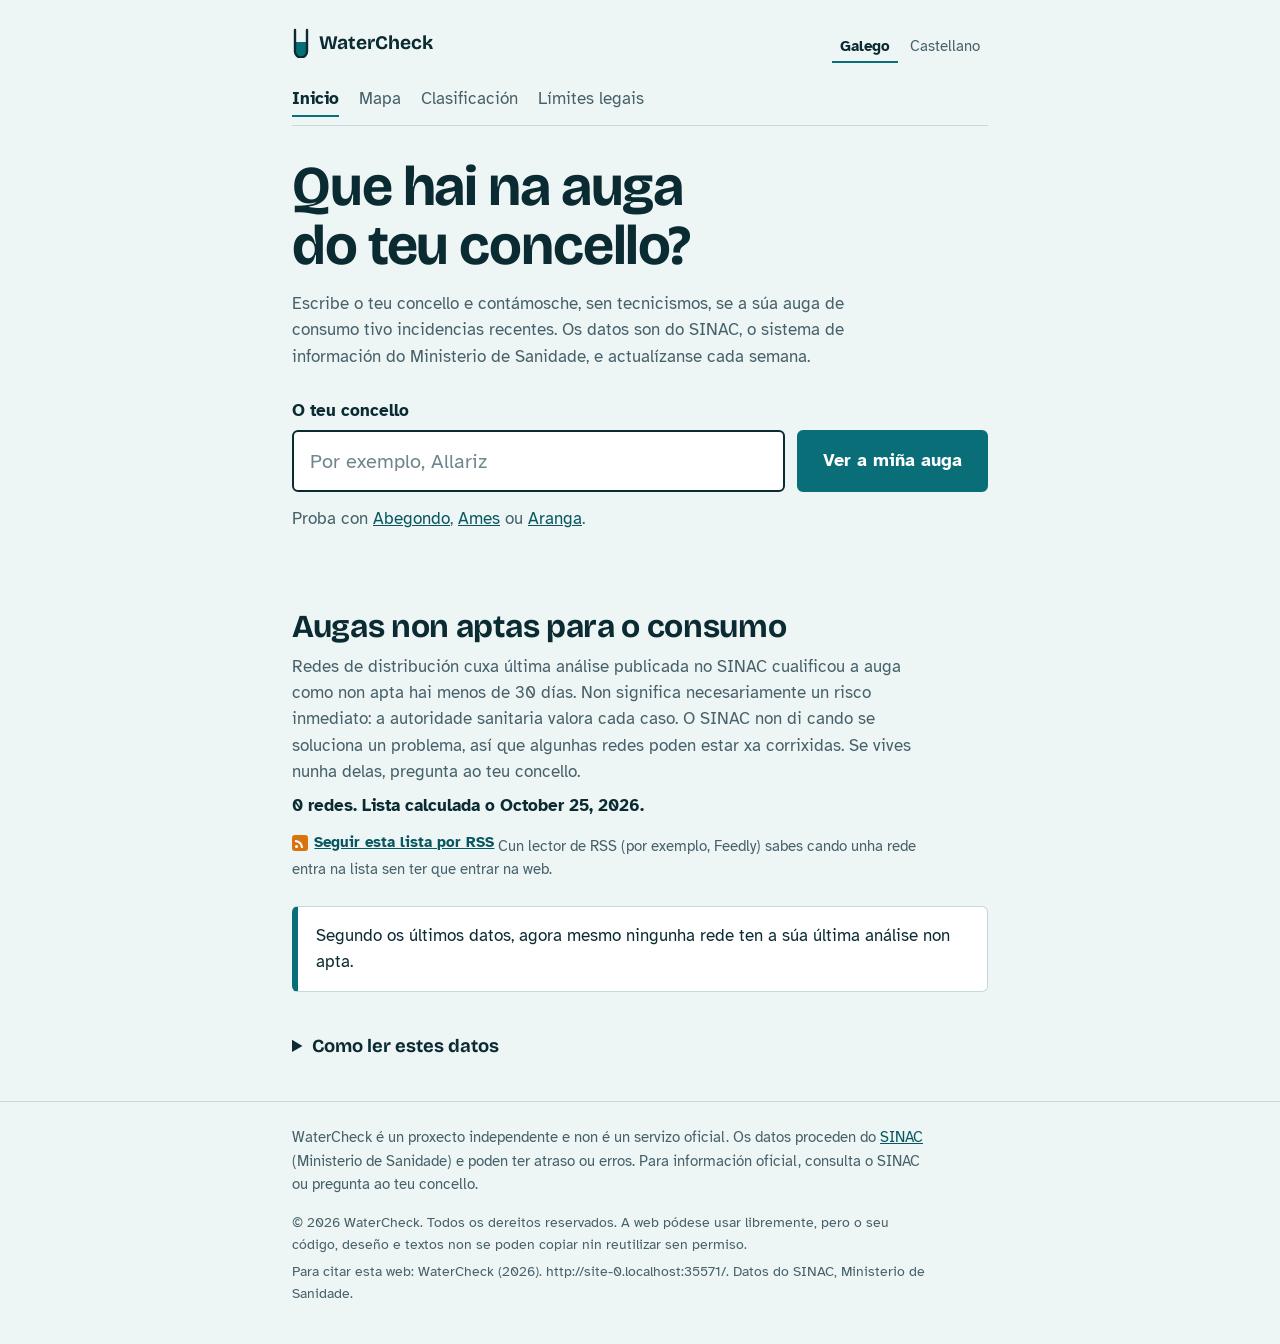
<file: index.html>
<!DOCTYPE html>
<html lang="gl">
<head>
  <meta charset="utf-8">
  <meta name="viewport" content="width=device-width, initial-scale=1">
  <title>WaterCheck: que hai na auga do teu concello</title>
  <meta name="description" content="Consulta se a auga de consumo do teu concello tivo incidencias recentes, con datos do SINAC do Ministerio de Sanidade.">
  <link rel="icon" href="data:image/svg+xml,%3Csvg xmlns='http://www.w3.org/2000/svg' viewBox='0 0 100 100'%3E%3Ctext y='.9em' font-size='90'%3E💧%3C/text%3E%3C/svg%3E">

  <!-- Tipografías de Google Fonts (se non cargan, úsase a do sistema) -->
  <link rel="preconnect" href="https://fonts.googleapis.com">
  <link rel="preconnect" href="https://fonts.gstatic.com" crossorigin>
  <link rel="stylesheet" href="https://fonts.googleapis.com/css2?family=Atkinson+Hyperlegible:ital,wght@0,400;0,700;1,400&family=Bricolage+Grotesque:opsz,wght@12..96,500..700&display=swap">

  <link rel="stylesheet" href="style.css">
  <link rel="alternate" type="application/rss+xml" title="WaterCheck: augas non aptas (RSS)" href="data/aguas_no_aptas.xml">
  <script src="app.js" defer></script>
</head>
<body data-pagina="inicio">
  <!-- Os textos con data-i18n tradúcense desde app.js. O texto que hai aquí
       dentro é o galego, para que se vexa xa antes de que cargue o JavaScript. -->
  <a class="salto" href="#resultado" data-i18n="salto">Ir aos resultados</a>

  <header class="cabecera">
    <div class="envoltura">
      <div class="barra">
        <p class="marca">
          <a class="marca-enlace" href="./" data-inicio title="Volver ao inicio" data-i18n-attr="title:inicio">
          <svg viewBox="0 0 18 30" width="18" height="30" aria-hidden="true" focusable="false">
            <path d="M3 14h12v9.5a6 6 0 0 1-12 0z" fill="#0A6E78"/>
            <path d="M3 2v21.5a6 6 0 0 0 12 0V2" fill="none" stroke="currentColor" stroke-width="2.4" stroke-linecap="round"/>
          </svg>
          WaterCheck
          </a>
        </p>
        <div class="idiomas" role="group" aria-label="Idioma" data-i18n-attr="aria-label:idioma">
          <button type="button" data-idioma="gl" lang="gl" aria-pressed="true">Galego</button>
          <button type="button" data-idioma="es" lang="es" aria-pressed="false">Castellano</button>
        </div>
      </div>

      <nav class="menu" aria-label="Menú principal" data-i18n-attr="aria-label:menu.aria">
        <a href="./" data-inicio aria-current="page" data-i18n="menu.inicio">Inicio</a>
        <a href="mapa.html" data-i18n="menu.mapa">Mapa</a>
        <a href="ranking.html" data-i18n="menu.ranking">Clasificación</a>
        <a href="limites.html" data-i18n="menu.limites">Límites legais</a>
      </nav>

      <h1 data-i18n="h1">Que hai na auga do teu concello?</h1>
      <p class="intro" data-i18n="intro">Escribe o teu concello e contámosche, sen tecnicismos, se a súa auga de consumo tivo incidencias recentes. Os datos son do SINAC, o sistema de información do Ministerio de Sanidade, e actualízanse cada semana.</p>

      <form id="formulario" class="buscador" role="search" autocomplete="off">
        <label for="campo" data-i18n="etiqueta">O teu concello</label>
        <div class="buscador-fila">
          <div class="campo-envoltura">
            <input id="campo" type="text" role="combobox" aria-expanded="false"
                   aria-controls="sugerencias" aria-autocomplete="list"
                   placeholder="Por exemplo, Allariz" data-i18n-attr="placeholder:placeholder"
                   spellcheck="false">
            <ul id="sugerencias" role="listbox" aria-label="Concellos suxeridos"
                data-i18n-attr="aria-label:sugerencias" hidden></ul>
          </div>
          <button type="submit" data-i18n="boton">Ver a miña auga</button>
        </div>
      </form>
      <p class="ejemplos" id="ejemplos"></p>
    </div>
  </header>

  <main class="envoltura" aria-live="polite">
    <div id="resultado" tabindex="-1"></div>
  </main>

  <section id="no-aptas" class="envoltura no-aptas" aria-labelledby="no-aptas-titulo" hidden>
    <h2 id="no-aptas-titulo" data-i18n="noaptas.titulo">Augas non aptas para o consumo</h2>
    <div id="no-aptas-contenido"></div>
  </section>

  <section class="envoltura ayuda" aria-label="Axuda" data-i18n-attr="aria-label:ayuda.aria">
    <details>
      <summary data-i18n="ayuda.resumen">Como ler estes datos</summary>
      <div class="ayuda-cuerpo">
        <p><strong data-i18n="ayuda1t">Auga apta e non apta.</strong> <span data-i18n="ayuda1">Cada análise que un laboratorio envía ao SINAC recibe unha cualificación. «Non apta» significa que algún valor quedou fóra do que permite o Real Decreto 3/2023. Non sempre implica un risco inmediato: a autoridade sanitaria valora cada caso e dá as recomendacións que correspondan.</span></p>
        <p><strong data-i18n="ayuda2t">Avisos.</strong> <span data-i18n="ayuda2">Algúns parámetros, como o ferro, o pH ou o índice de Langelier, son indicadores de calidade. Se superan o seu valor paramétrico (o límite que fixa a norma), a auga segue sendo apta, pero o operador debe corrixilo. Só deixa de ser apta cando chegan ao seu «valor de non aptitude». WaterCheck móstraos como avisos.</span></p>
        <p><strong data-i18n="ayuda3t">Que análises vemos.</strong> <span data-i18n="ayuda3">O SINAC publica as dez últimas análises de control, as dez últimas completas e as cinco últimas de radioactividade de cada rede. As máis antigas non aparecen.</span></p>
        <p><strong data-i18n="ayuda4t">Os ceros.</strong> <span data-i18n="ayuda4">Un 0 pode significar que a cantidade estaba por debaixo do que o laboratorio é quen de detectar, e non que haxa exactamente cero.</span></p>
        <p><strong data-i18n="ayuda5t">A túa rede.</strong> <span data-i18n="ayuda5">Un concello pode ter varias redes de distribución. Cada unha abastece a unhas localidades, así que fíxate na que inclúe a túa.</span></p>
        <p><strong data-i18n="ayuda6t">Actualización semanal.</strong> <span data-i18n="ayuda6">Unha vez por semana, un programa automático volve consultar o SINAC e actualiza os datos desta web. Baixo o nome de cada concello ves a data da última comprobación. Se un laboratorio tarda en notificar unha análise ao SINAC, tamén tardará en aparecer aquí.</span></p>
        <p><strong data-i18n="ayuda7t">Sobre esta web.</strong> <span data-i18n="ayuda7">Foi desenvolvida polo seu autor coa axuda de ferramentas de intelixencia artificial. As explicacións en linguaxe sinxelo son orientativas: para información oficial, consulta o SINAC ou o Real Decreto 3/2023.</span></p>
      </div>
    </details>
  </section>

  <footer class="pie">
    <div class="envoltura">
      <p><span data-i18n="pie1">WaterCheck é un proxecto independente e non é un servizo oficial. Os datos proceden do </span><a href="https://sinac.sanidad.gob.es/CiudadanoWeb/ciudadano/inicioCiudadanoAction.do">SINAC</a><span data-i18n="pie2"> (Ministerio de Sanidade) e poden ter atraso ou erros. Para información oficial, consulta o SINAC ou pregunta ao teu concello.</span></p>
      <p id="pie-derechos" class="pie-derechos"></p>
    </div>
  </footer>
</body>
</html>
</file>
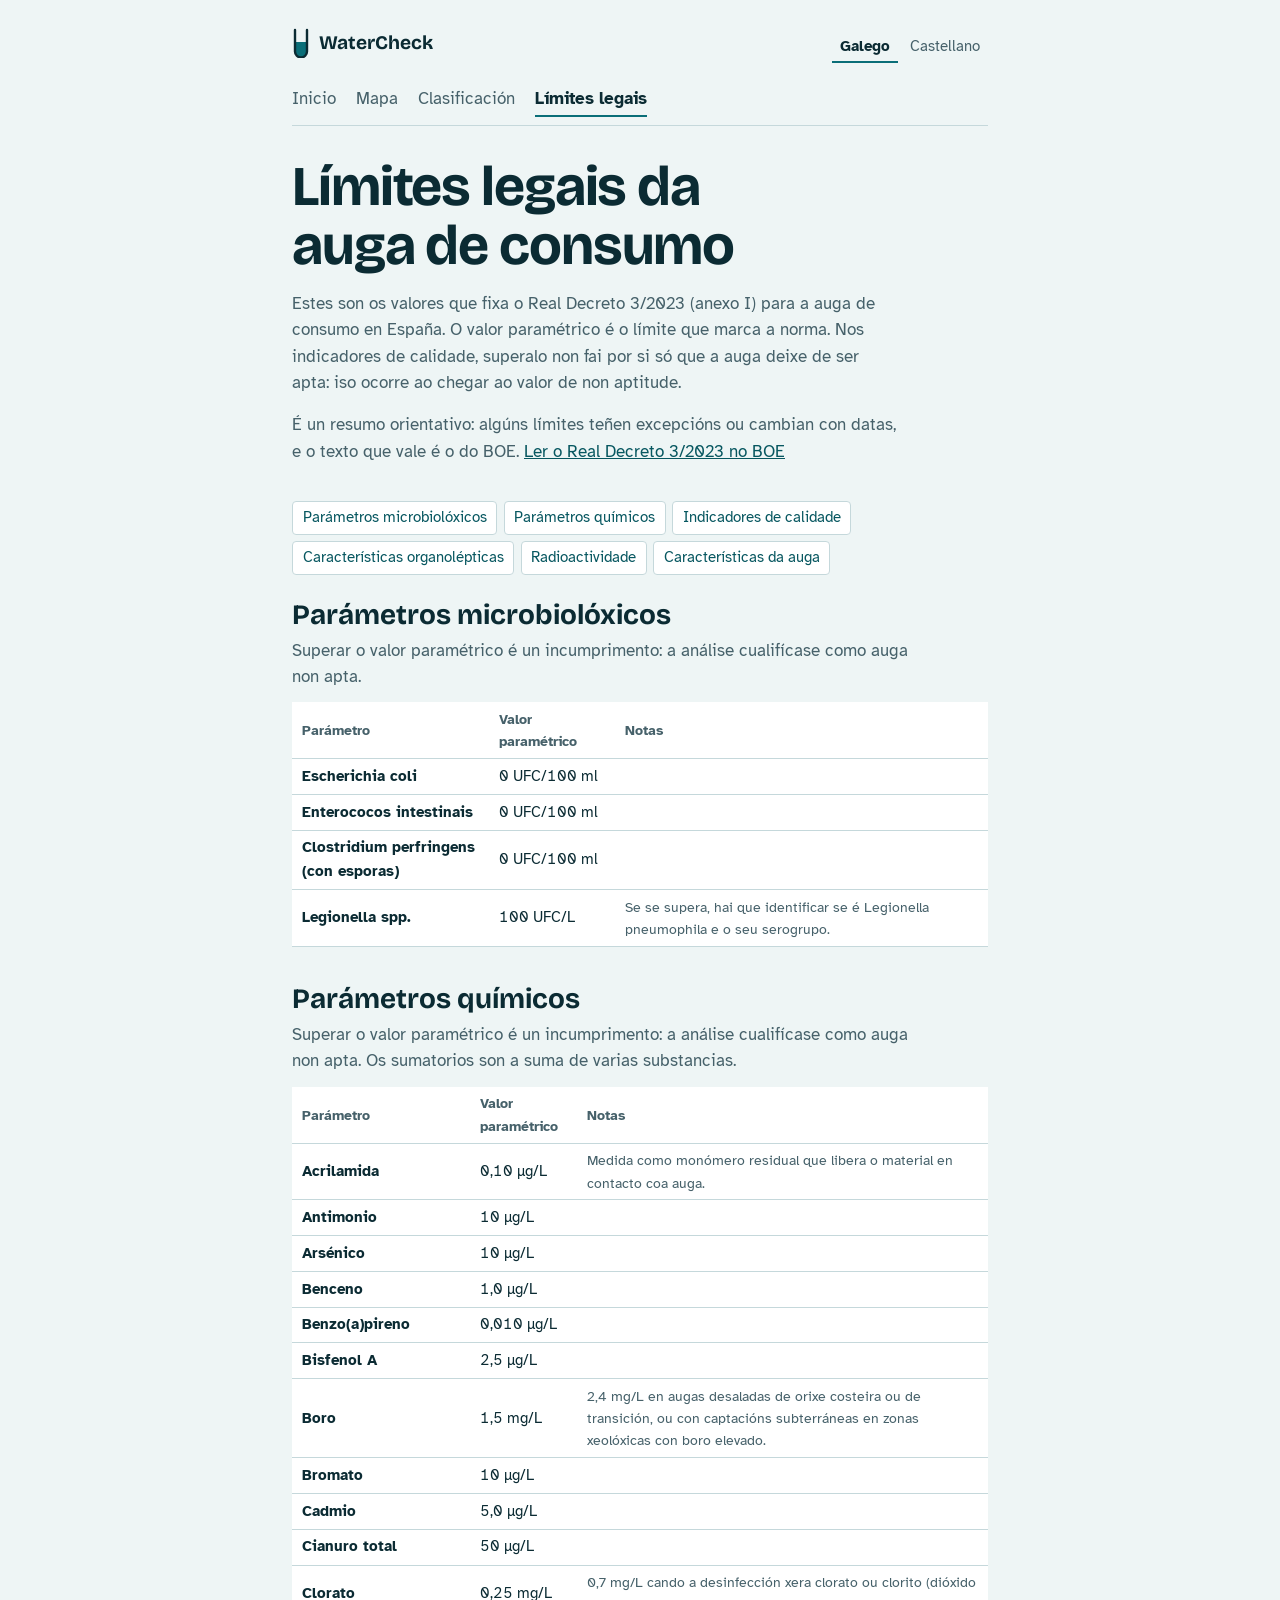
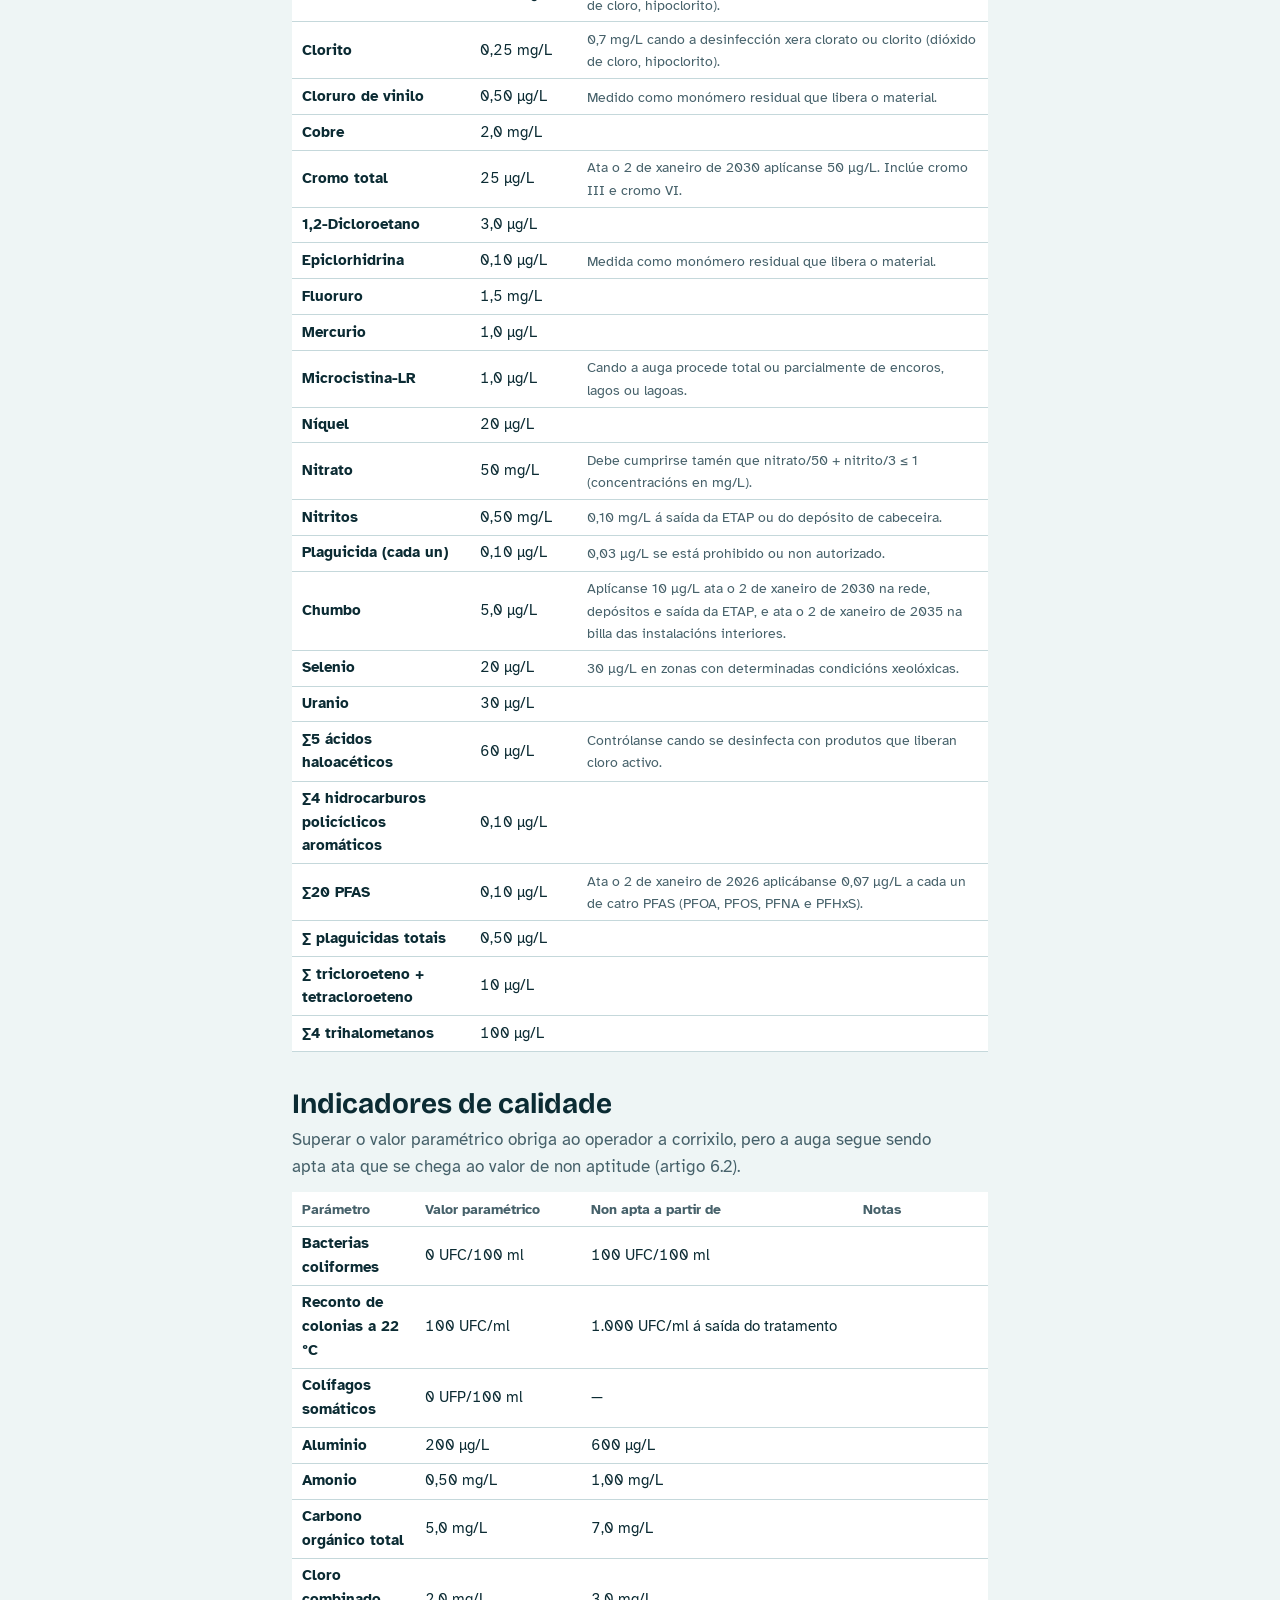
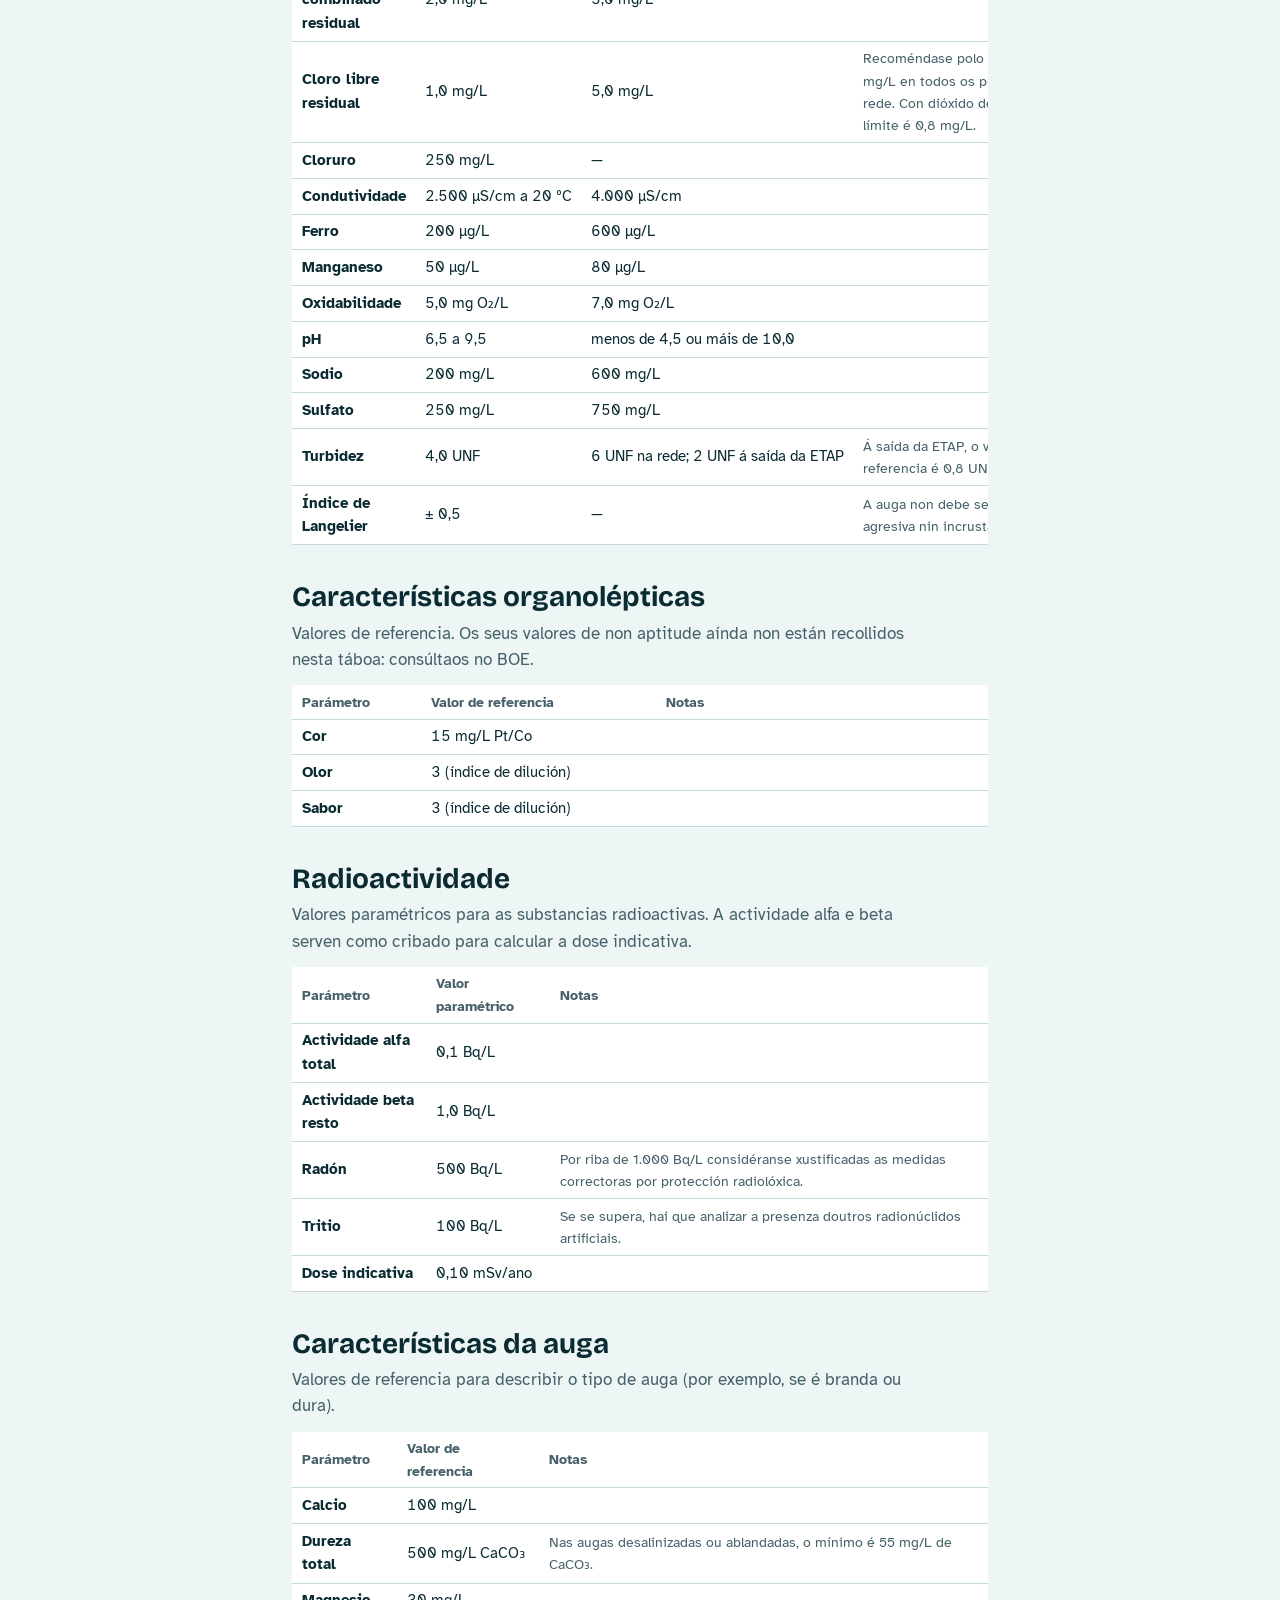
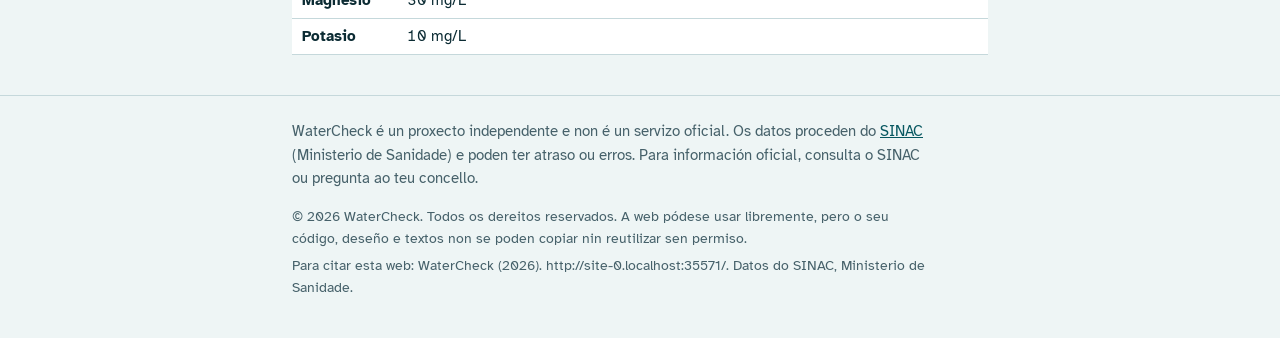
<file: limites.html>
<!DOCTYPE html>
<html lang="gl">
<head>
  <meta charset="utf-8">
  <meta name="viewport" content="width=device-width, initial-scale=1">
  <title>Límites legais da auga de consumo · WaterCheck</title>
  <meta name="description" content="Resumo dos límites legais da auga de consumo en España segundo o Real Decreto 3/2023.">
  <link rel="icon" href="data:image/svg+xml,%3Csvg xmlns='http://www.w3.org/2000/svg' viewBox='0 0 100 100'%3E%3Ctext y='.9em' font-size='90'%3E💧%3C/text%3E%3C/svg%3E">

  <link rel="preconnect" href="https://fonts.googleapis.com">
  <link rel="preconnect" href="https://fonts.gstatic.com" crossorigin>
  <link rel="stylesheet" href="https://fonts.googleapis.com/css2?family=Atkinson+Hyperlegible:ital,wght@0,400;0,700;1,400&family=Bricolage+Grotesque:opsz,wght@12..96,500..700&display=swap">

  <link rel="stylesheet" href="style.css">
  <link rel="alternate" type="application/rss+xml" title="WaterCheck: augas non aptas (RSS)" href="data/aguas_no_aptas.xml">
  <script src="app.js" defer></script>
</head>
<body data-pagina="limites">
  <a class="salto" href="#limites" data-i18n="salto.lim">Ir á táboa de límites</a>

  <header class="cabecera">
    <div class="envoltura">
      <div class="barra">
        <p class="marca">
          <a class="marca-enlace" href="./" title="Volver ao inicio" data-i18n-attr="title:inicio">
          <svg viewBox="0 0 18 30" width="18" height="30" aria-hidden="true" focusable="false">
            <path d="M3 14h12v9.5a6 6 0 0 1-12 0z" fill="#0A6E78"/>
            <path d="M3 2v21.5a6 6 0 0 0 12 0V2" fill="none" stroke="currentColor" stroke-width="2.4" stroke-linecap="round"/>
          </svg>
          WaterCheck
          </a>
        </p>
        <div class="idiomas" role="group" aria-label="Idioma" data-i18n-attr="aria-label:idioma">
          <button type="button" data-idioma="gl" lang="gl" aria-pressed="true">Galego</button>
          <button type="button" data-idioma="es" lang="es" aria-pressed="false">Castellano</button>
        </div>
      </div>

      <nav class="menu" aria-label="Menú principal" data-i18n-attr="aria-label:menu.aria">
        <a href="./" data-i18n="menu.inicio">Inicio</a>
        <a href="mapa.html" data-i18n="menu.mapa">Mapa</a>
        <a href="ranking.html" data-i18n="menu.ranking">Clasificación</a>
        <a href="limites.html" aria-current="page" data-i18n="menu.limites">Límites legais</a>
      </nav>

      <h1 data-i18n="lim.h1">Límites legais da auga de consumo</h1>
      <p class="intro" data-i18n="lim.intro">Estes son os valores que fixa o Real Decreto 3/2023 (anexo I) para a auga de consumo en España.</p>
      <p class="lim-aviso"><span data-i18n="lim.aviso">É un resumo orientativo: algúns límites teñen excepcións ou cambian con datas, e o texto que vale é o do BOE. </span><a href="https://www.boe.es/buscar/pdf/2023/BOE-A-2023-628-consolidado.pdf" data-i18n="lim.boe">Ler o Real Decreto 3/2023 no BOE</a></p>
    </div>
  </header>

  <main class="envoltura">
    <div id="limites" tabindex="-1"></div>
  </main>

  <footer class="pie">
    <div class="envoltura">
      <p><span data-i18n="pie1">WaterCheck é un proxecto independente e non é un servizo oficial. Os datos proceden do </span><a href="https://sinac.sanidad.gob.es/CiudadanoWeb/ciudadano/inicioCiudadanoAction.do">SINAC</a><span data-i18n="pie2"> (Ministerio de Sanidade) e poden ter atraso ou erros. Para información oficial, consulta o SINAC ou pregunta ao teu concello.</span></p>
      <p id="pie-derechos" class="pie-derechos"></p>
    </div>
  </footer>
</body>
</html>
</file>
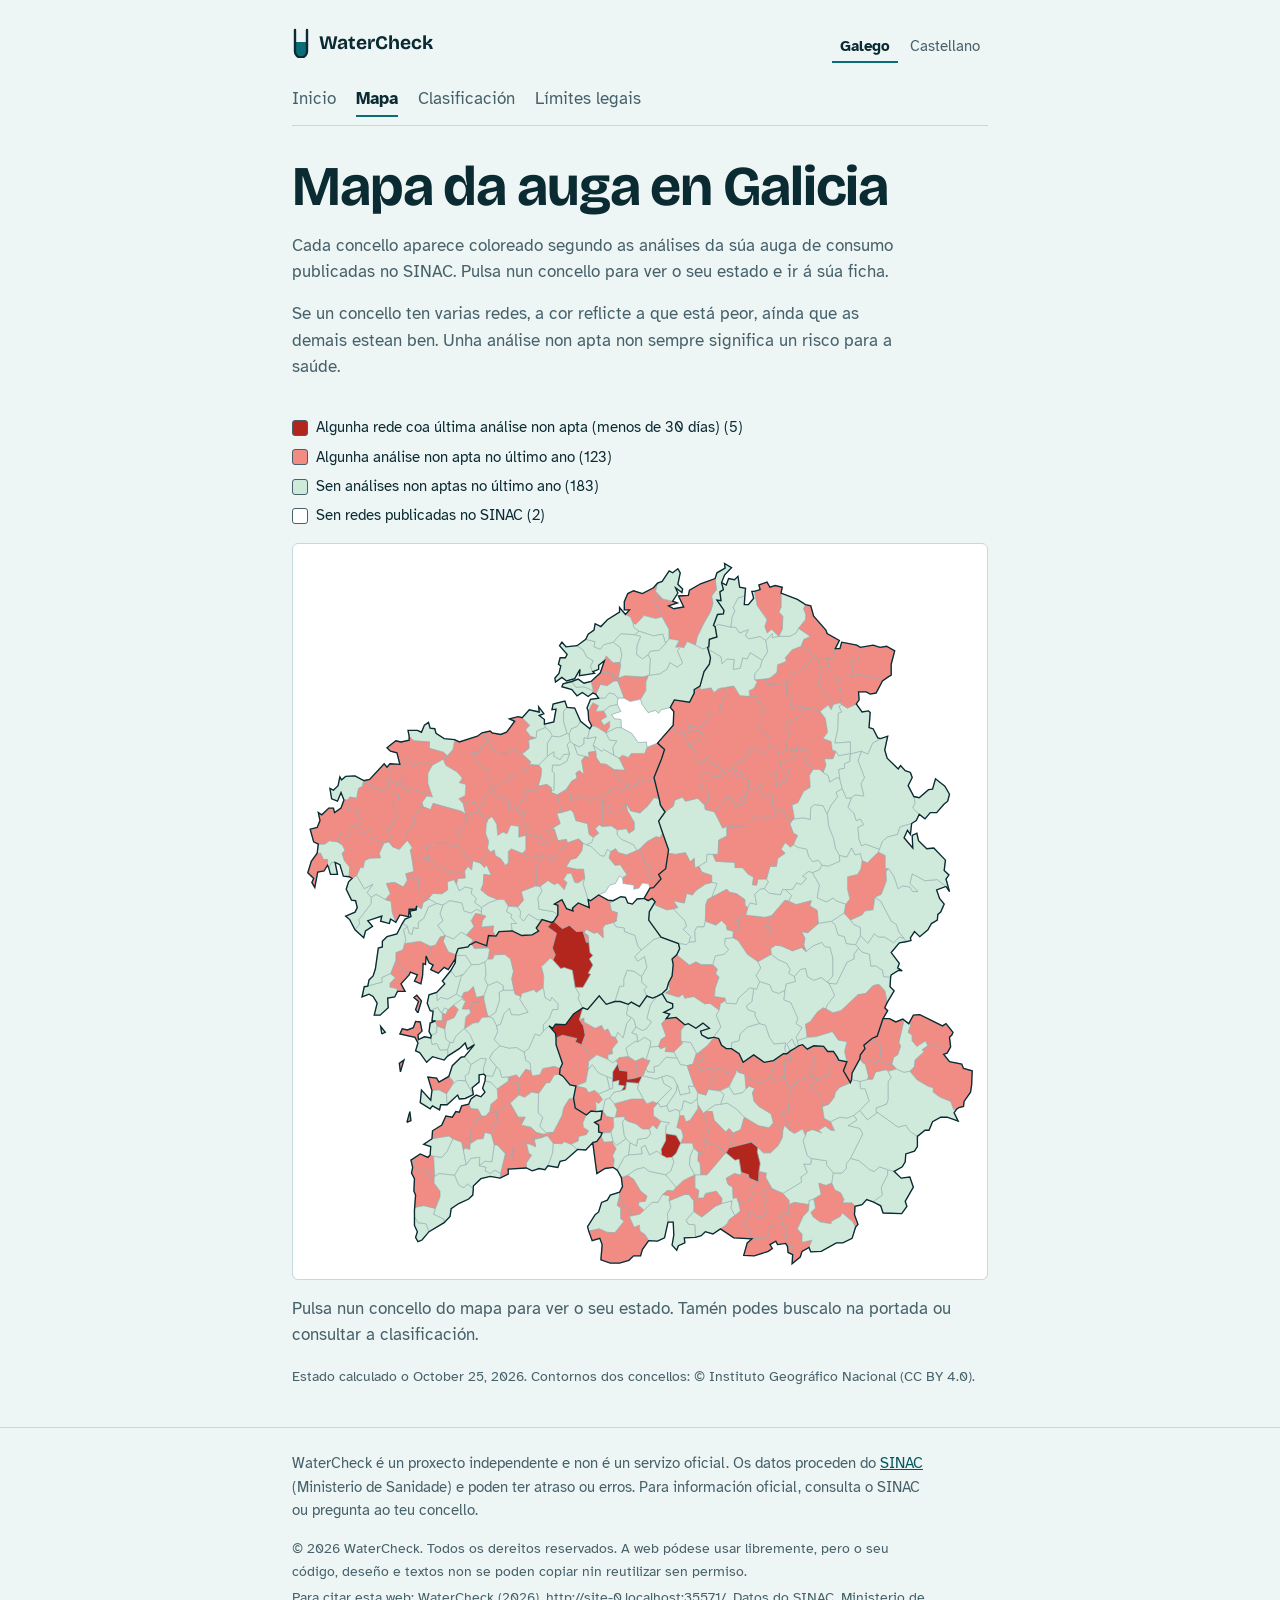
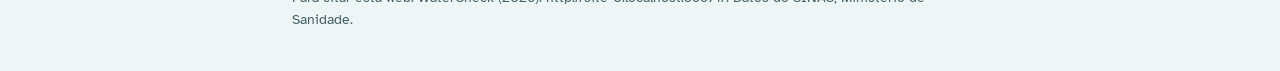
<file: mapa.html>
<!DOCTYPE html>
<html lang="gl">
<head>
  <meta charset="utf-8">
  <meta name="viewport" content="width=device-width, initial-scale=1">
  <title>Mapa da auga de consumo en Galicia · WaterCheck</title>
  <meta name="description" content="Mapa dos concellos galegos segundo as análises de auga de consumo publicadas no SINAC.">
  <link rel="icon" href="data:image/svg+xml,%3Csvg xmlns='http://www.w3.org/2000/svg' viewBox='0 0 100 100'%3E%3Ctext y='.9em' font-size='90'%3E💧%3C/text%3E%3C/svg%3E">

  <link rel="preconnect" href="https://fonts.googleapis.com">
  <link rel="preconnect" href="https://fonts.gstatic.com" crossorigin>
  <link rel="stylesheet" href="https://fonts.googleapis.com/css2?family=Atkinson+Hyperlegible:ital,wght@0,400;0,700;1,400&family=Bricolage+Grotesque:opsz,wght@12..96,500..700&display=swap">

  <link rel="stylesheet" href="style.css">
  <link rel="alternate" type="application/rss+xml" title="WaterCheck: augas non aptas (RSS)" href="data/aguas_no_aptas.xml">
  <script src="app.js" defer></script>
</head>
<body data-pagina="mapa">
  <a class="salto" href="#mapa" data-i18n="salto.mapa">Ir ao mapa</a>

  <header class="cabecera">
    <div class="envoltura">
      <div class="barra">
        <p class="marca">
          <a class="marca-enlace" href="./" title="Volver ao inicio" data-i18n-attr="title:inicio">
          <svg viewBox="0 0 18 30" width="18" height="30" aria-hidden="true" focusable="false">
            <path d="M3 14h12v9.5a6 6 0 0 1-12 0z" fill="#0A6E78"/>
            <path d="M3 2v21.5a6 6 0 0 0 12 0V2" fill="none" stroke="currentColor" stroke-width="2.4" stroke-linecap="round"/>
          </svg>
          WaterCheck
          </a>
        </p>
        <div class="idiomas" role="group" aria-label="Idioma" data-i18n-attr="aria-label:idioma">
          <button type="button" data-idioma="gl" lang="gl" aria-pressed="true">Galego</button>
          <button type="button" data-idioma="es" lang="es" aria-pressed="false">Castellano</button>
        </div>
      </div>

      <nav class="menu" aria-label="Menú principal" data-i18n-attr="aria-label:menu.aria">
        <a href="./" data-i18n="menu.inicio">Inicio</a>
        <a href="mapa.html" aria-current="page" data-i18n="menu.mapa">Mapa</a>
        <a href="ranking.html" data-i18n="menu.ranking">Clasificación</a>
        <a href="limites.html" data-i18n="menu.limites">Límites legais</a>
      </nav>

      <h1 data-i18n="mapa.h1">Mapa da auga en Galicia</h1>
      <p class="intro" data-i18n="mapa.intro">Cada concello aparece coloreado segundo as análises da súa auga de consumo publicadas no SINAC.</p>
      <p class="lim-aviso" data-i18n="mapa.aviso">Se un concello ten varias redes, a cor reflicte a que está peor.</p>
    </div>
  </header>

  <main class="envoltura">
    <div id="mapa" tabindex="-1"></div>
  </main>

  <footer class="pie">
    <div class="envoltura">
      <p><span data-i18n="pie1">WaterCheck é un proxecto independente e non é un servizo oficial. Os datos proceden do </span><a href="https://sinac.sanidad.gob.es/CiudadanoWeb/ciudadano/inicioCiudadanoAction.do">SINAC</a><span data-i18n="pie2"> (Ministerio de Sanidade) e poden ter atraso ou erros. Para información oficial, consulta o SINAC ou pregunta ao teu concello.</span></p>
      <p id="pie-derechos" class="pie-derechos"></p>
    </div>
  </footer>
</body>
</html>
</file>
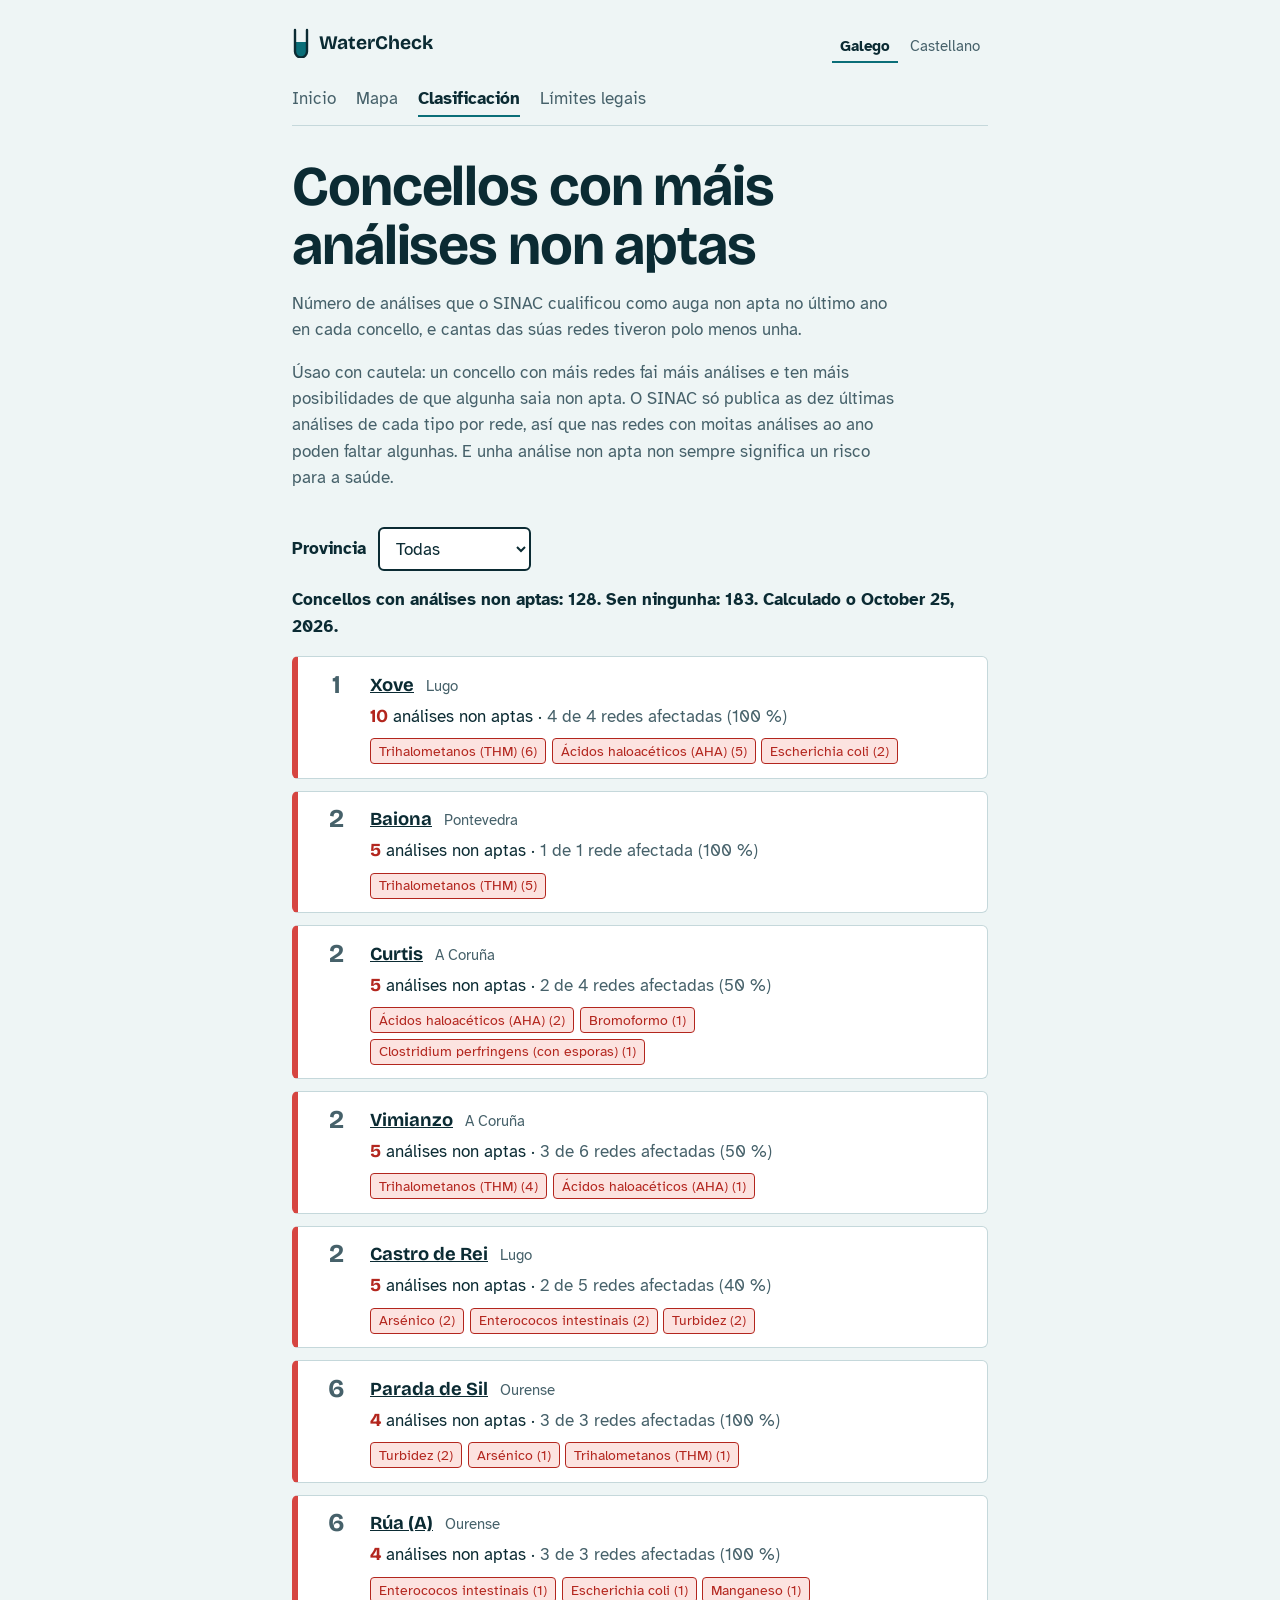
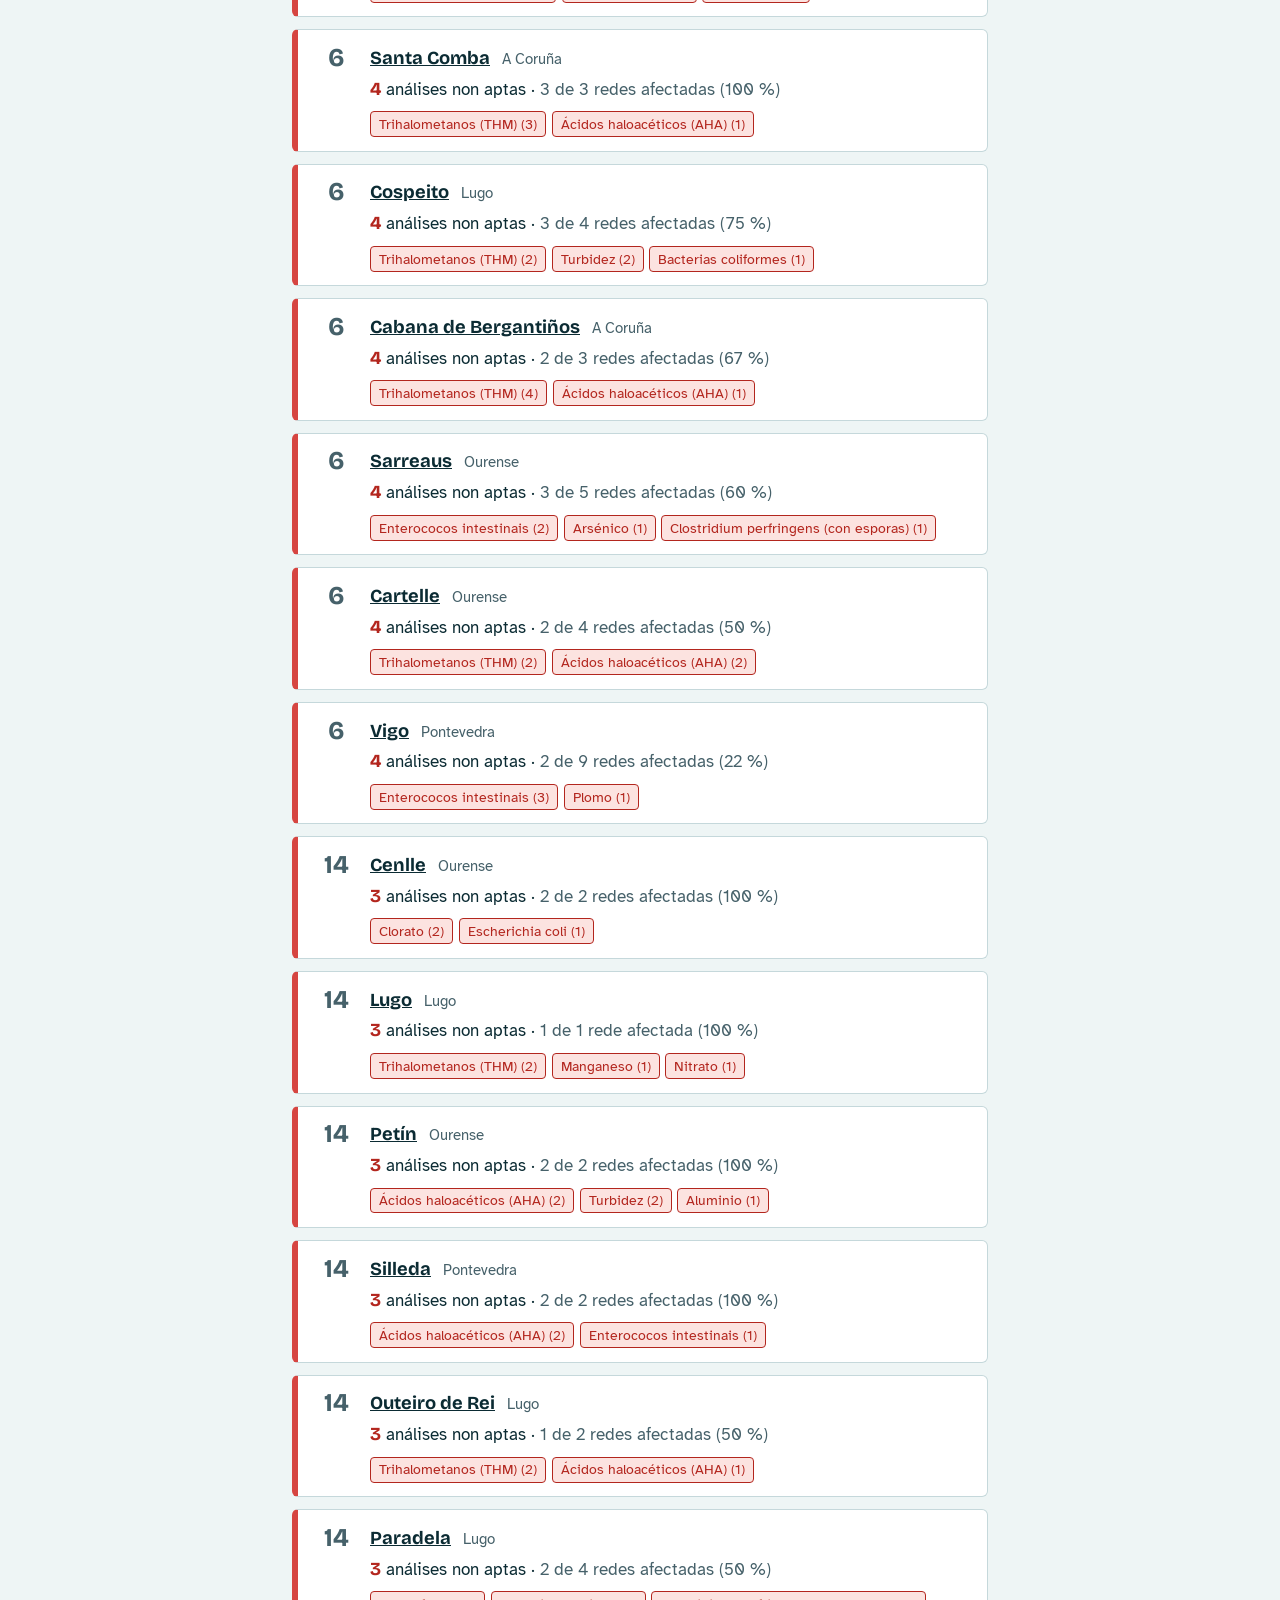
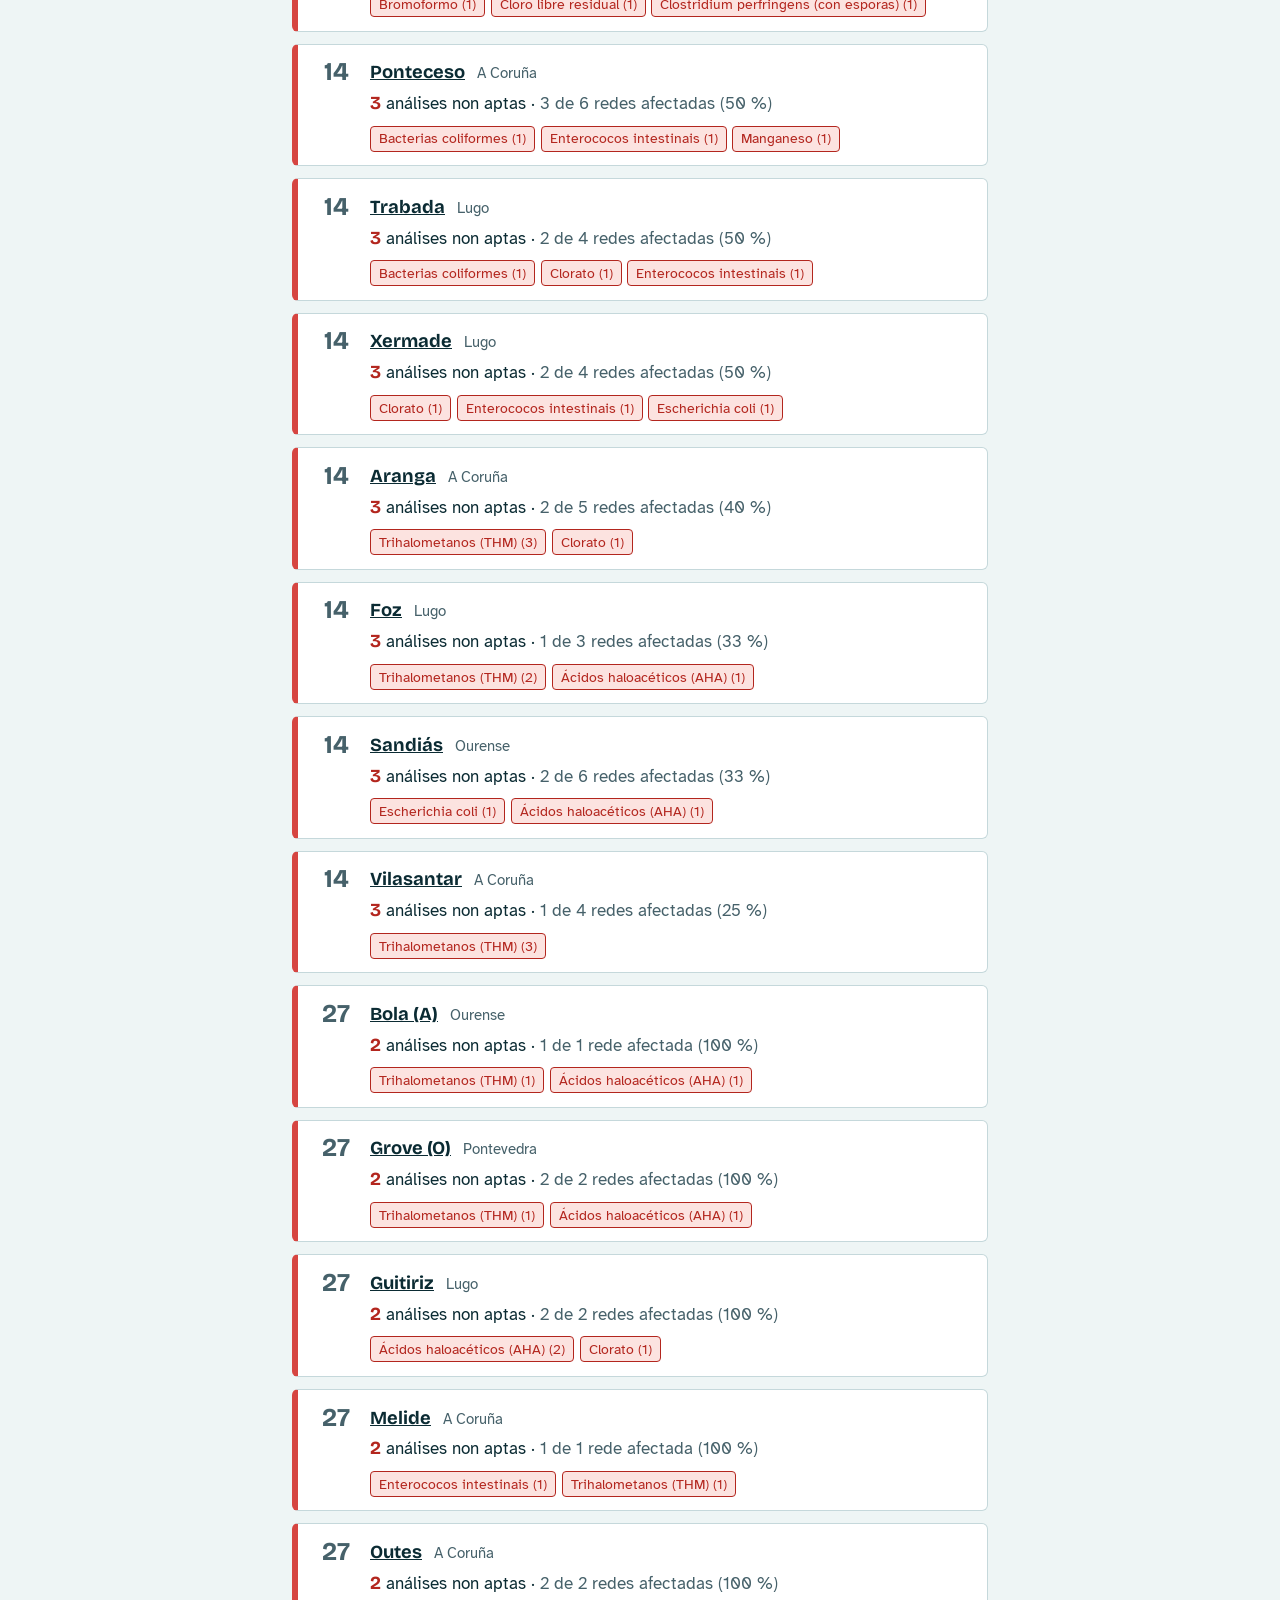
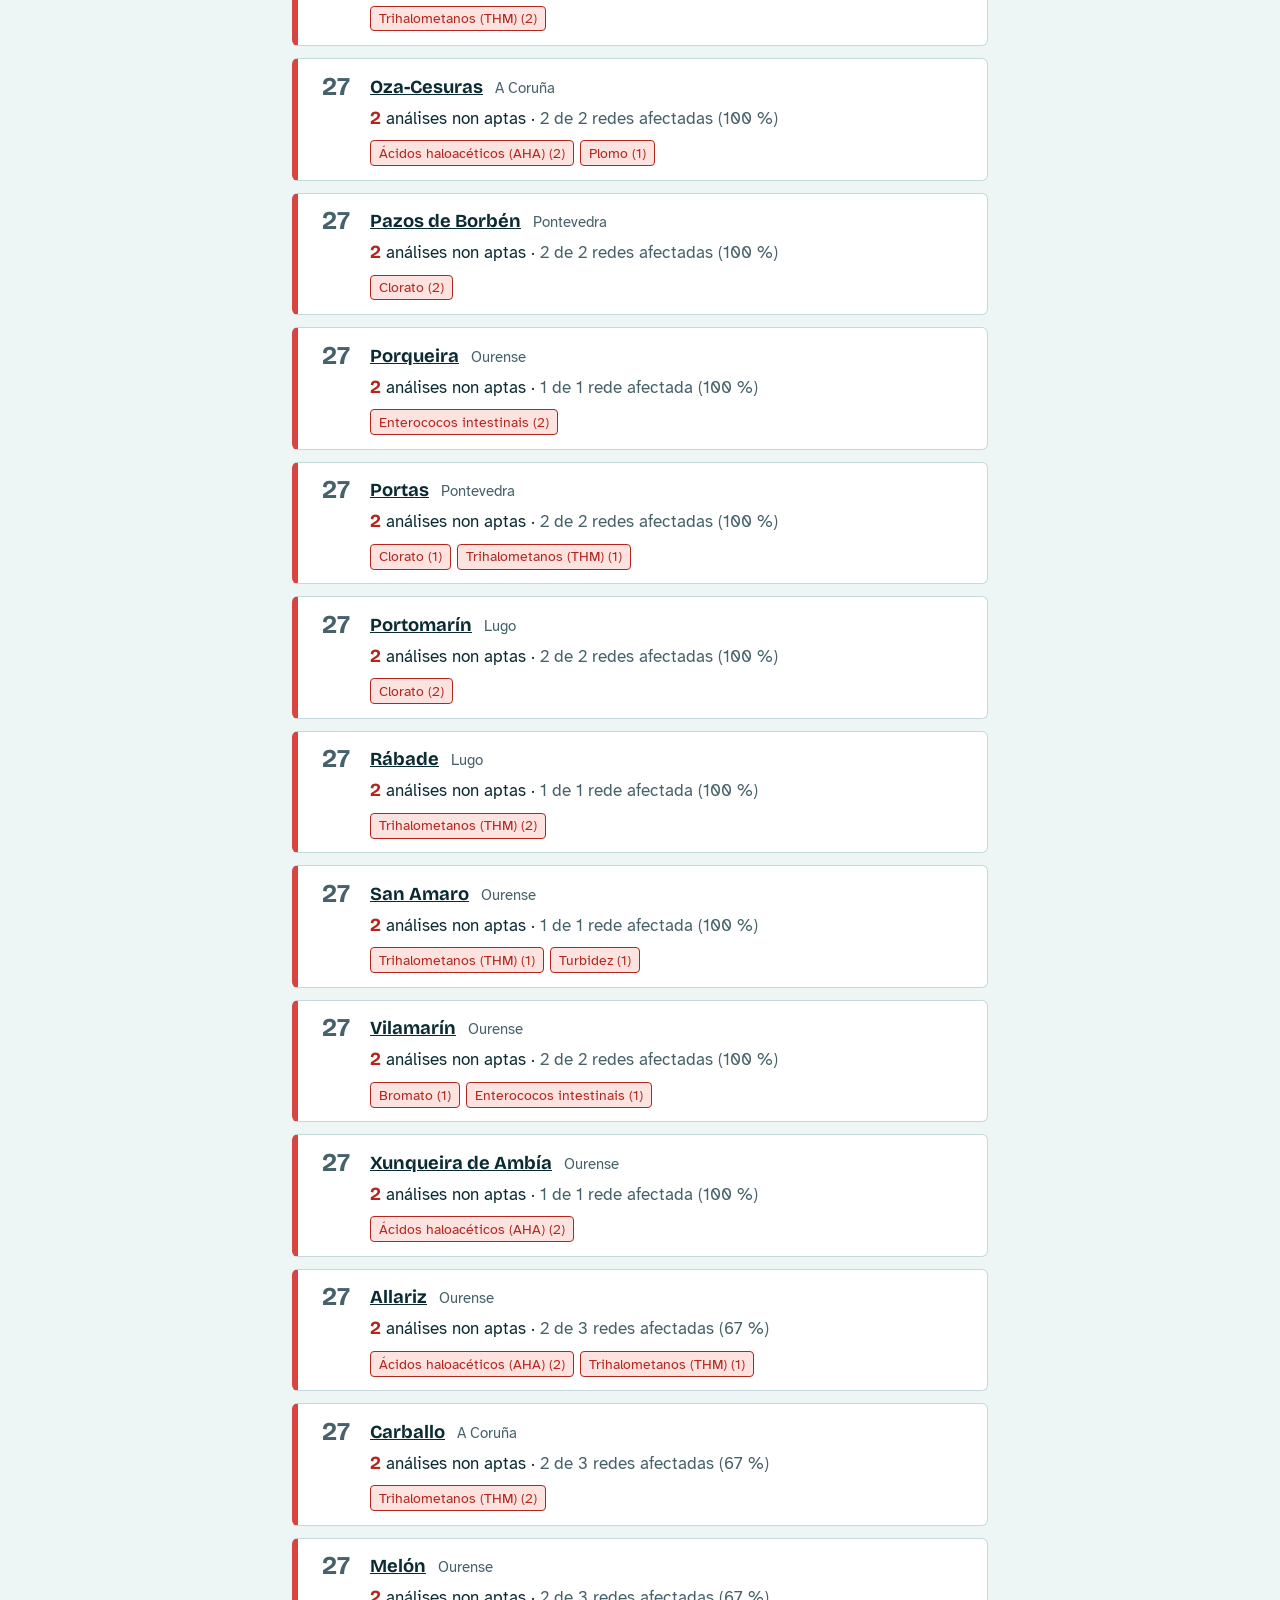
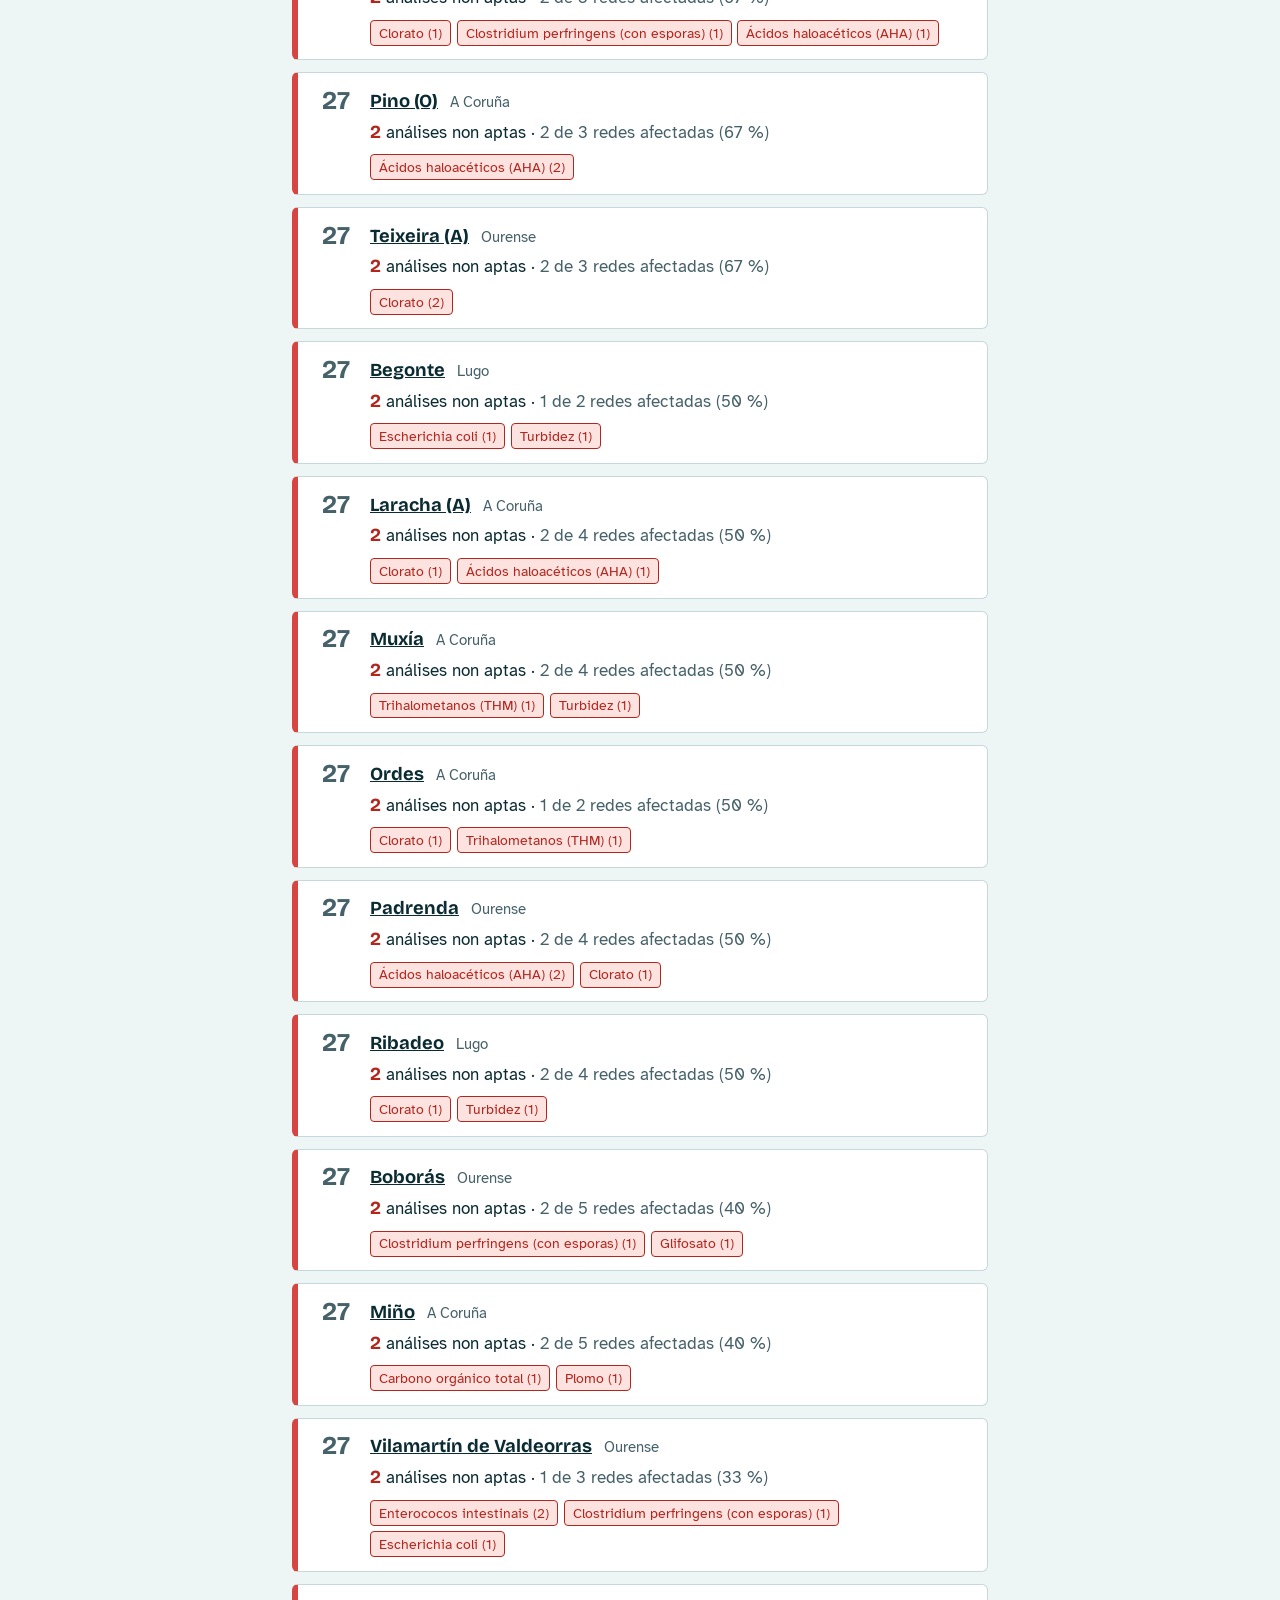
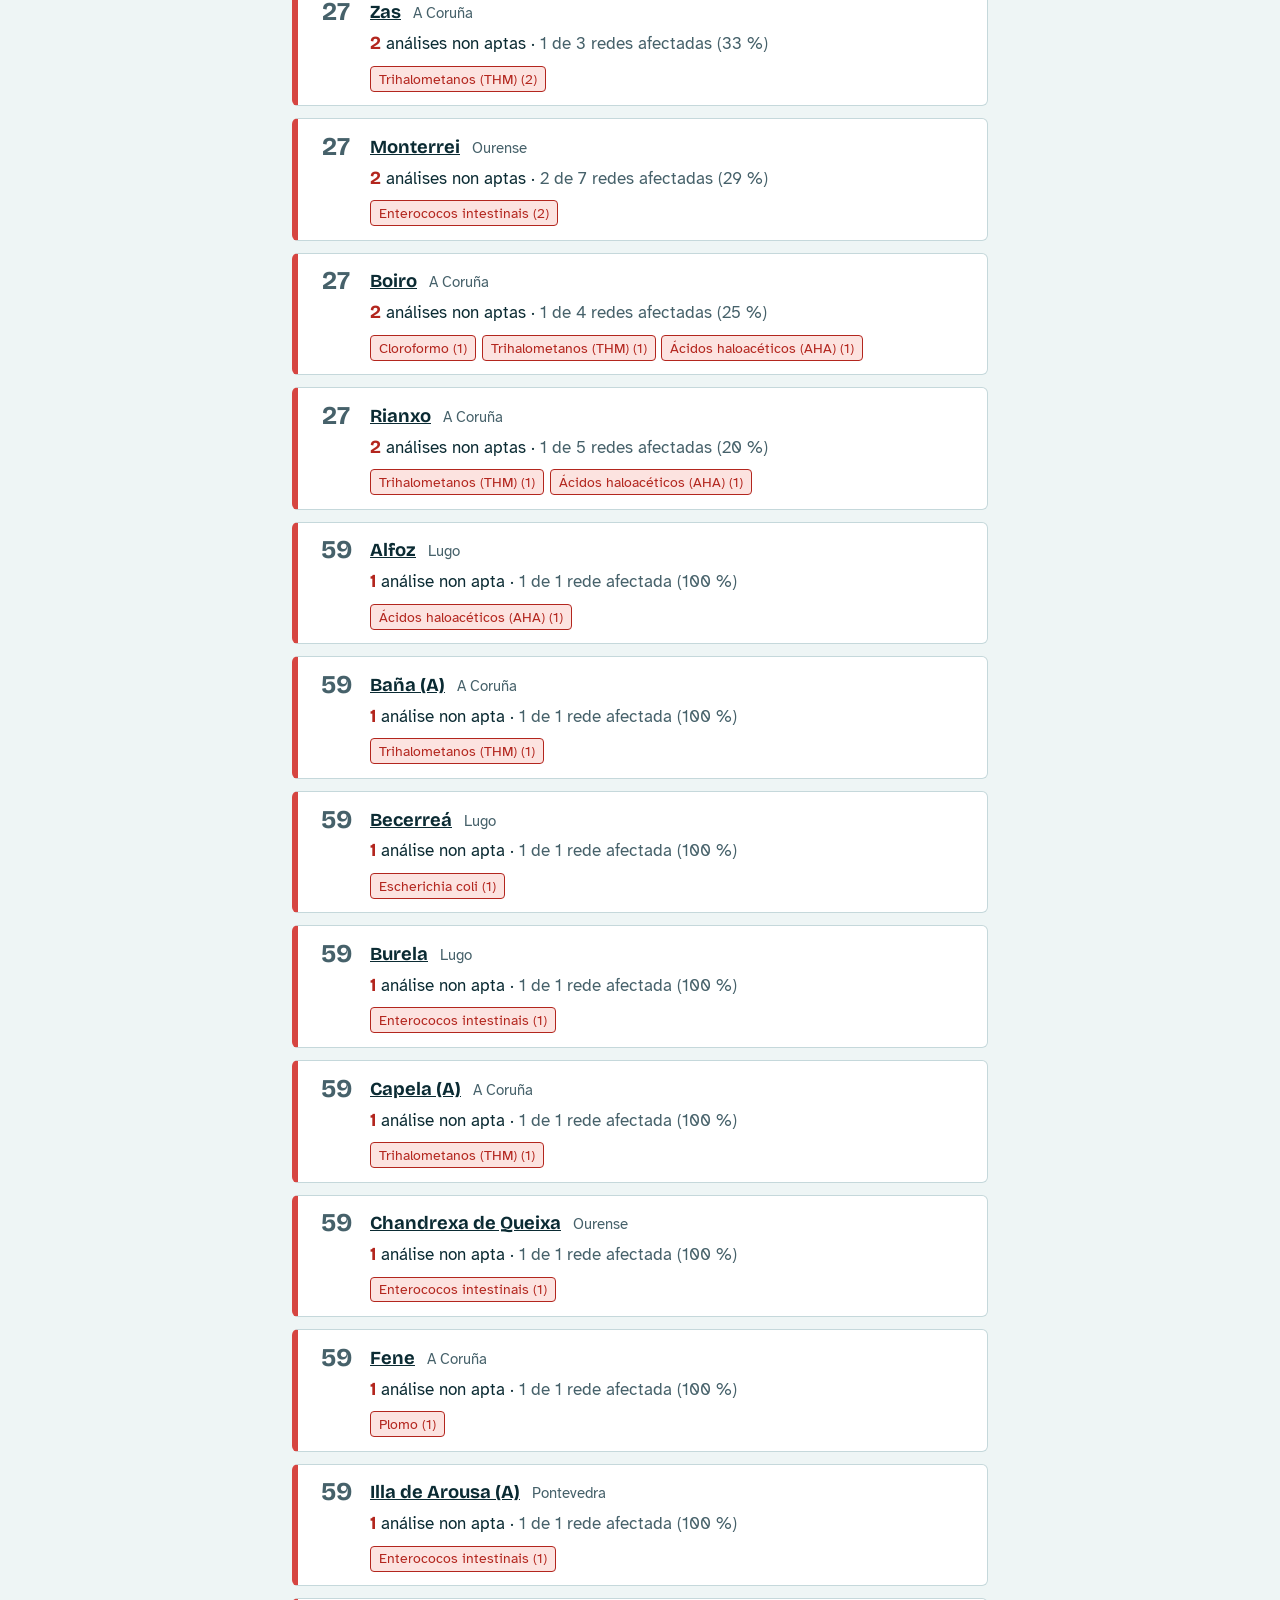
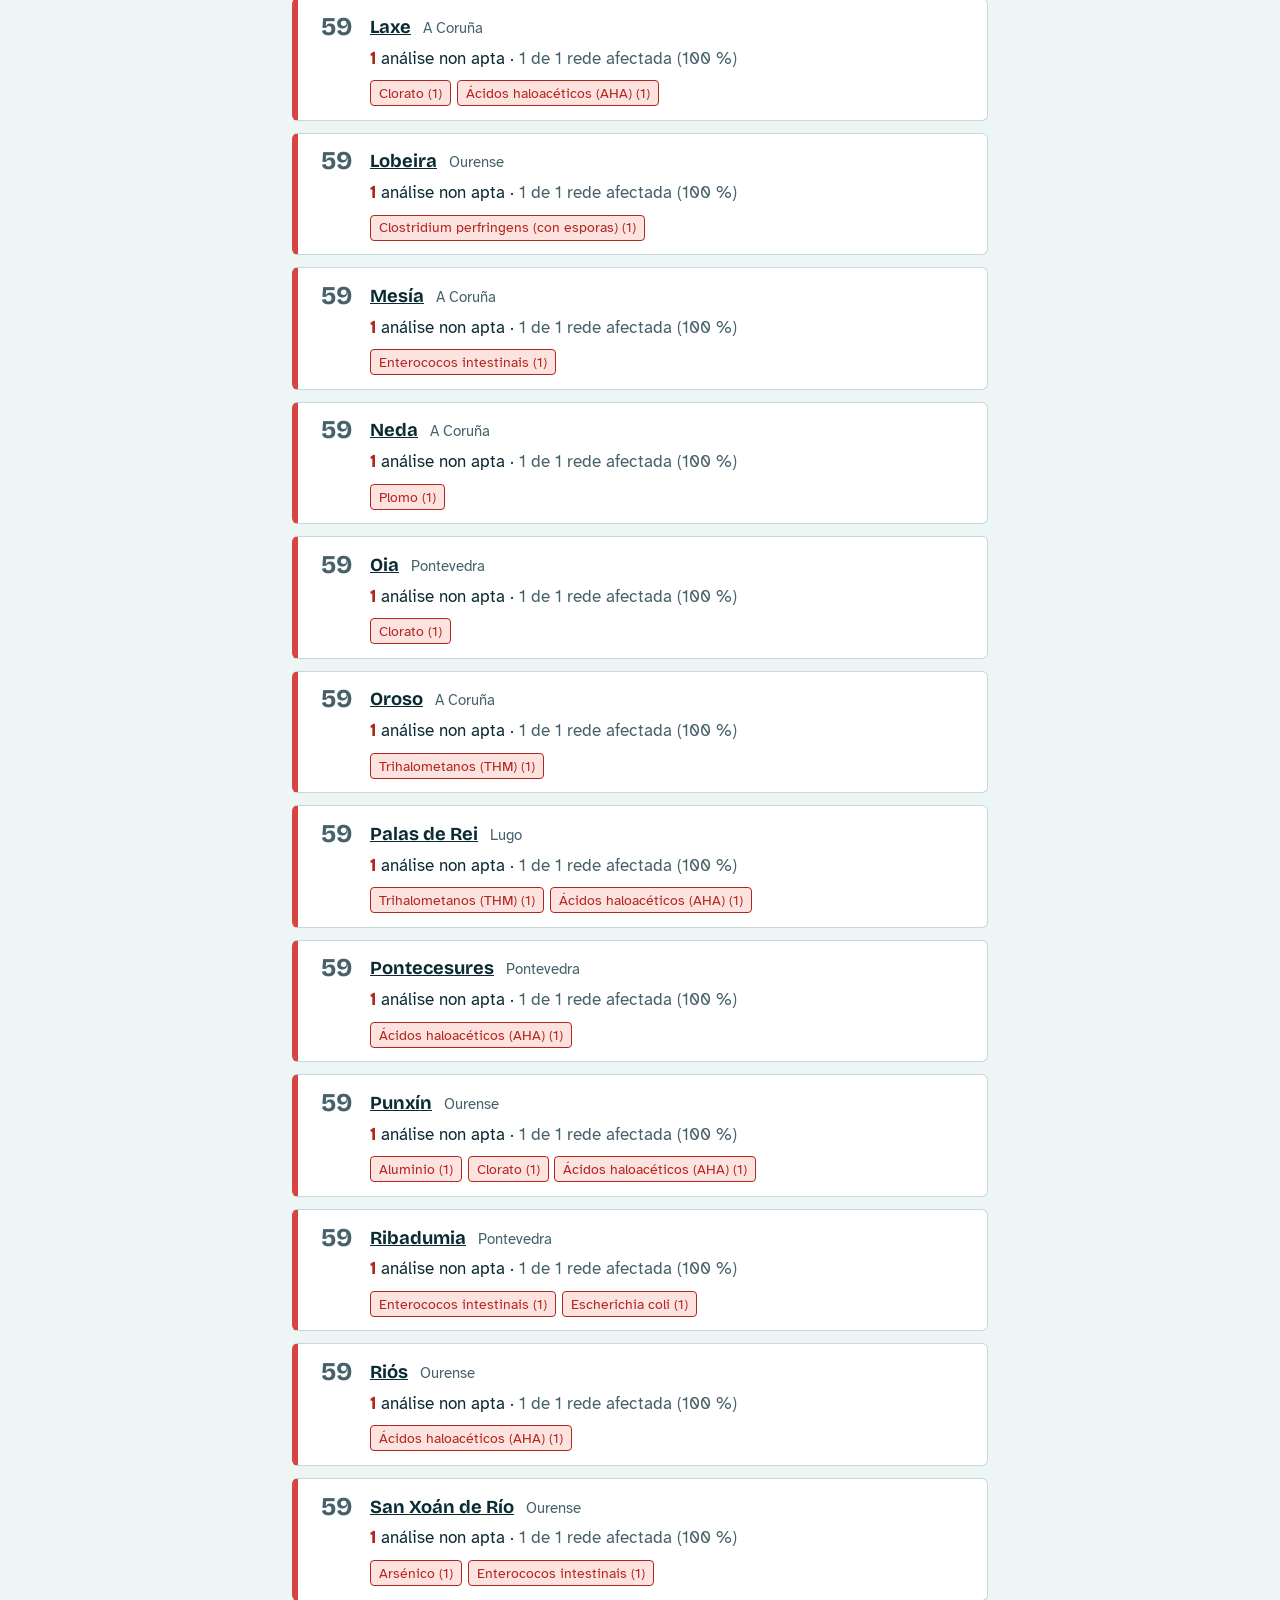
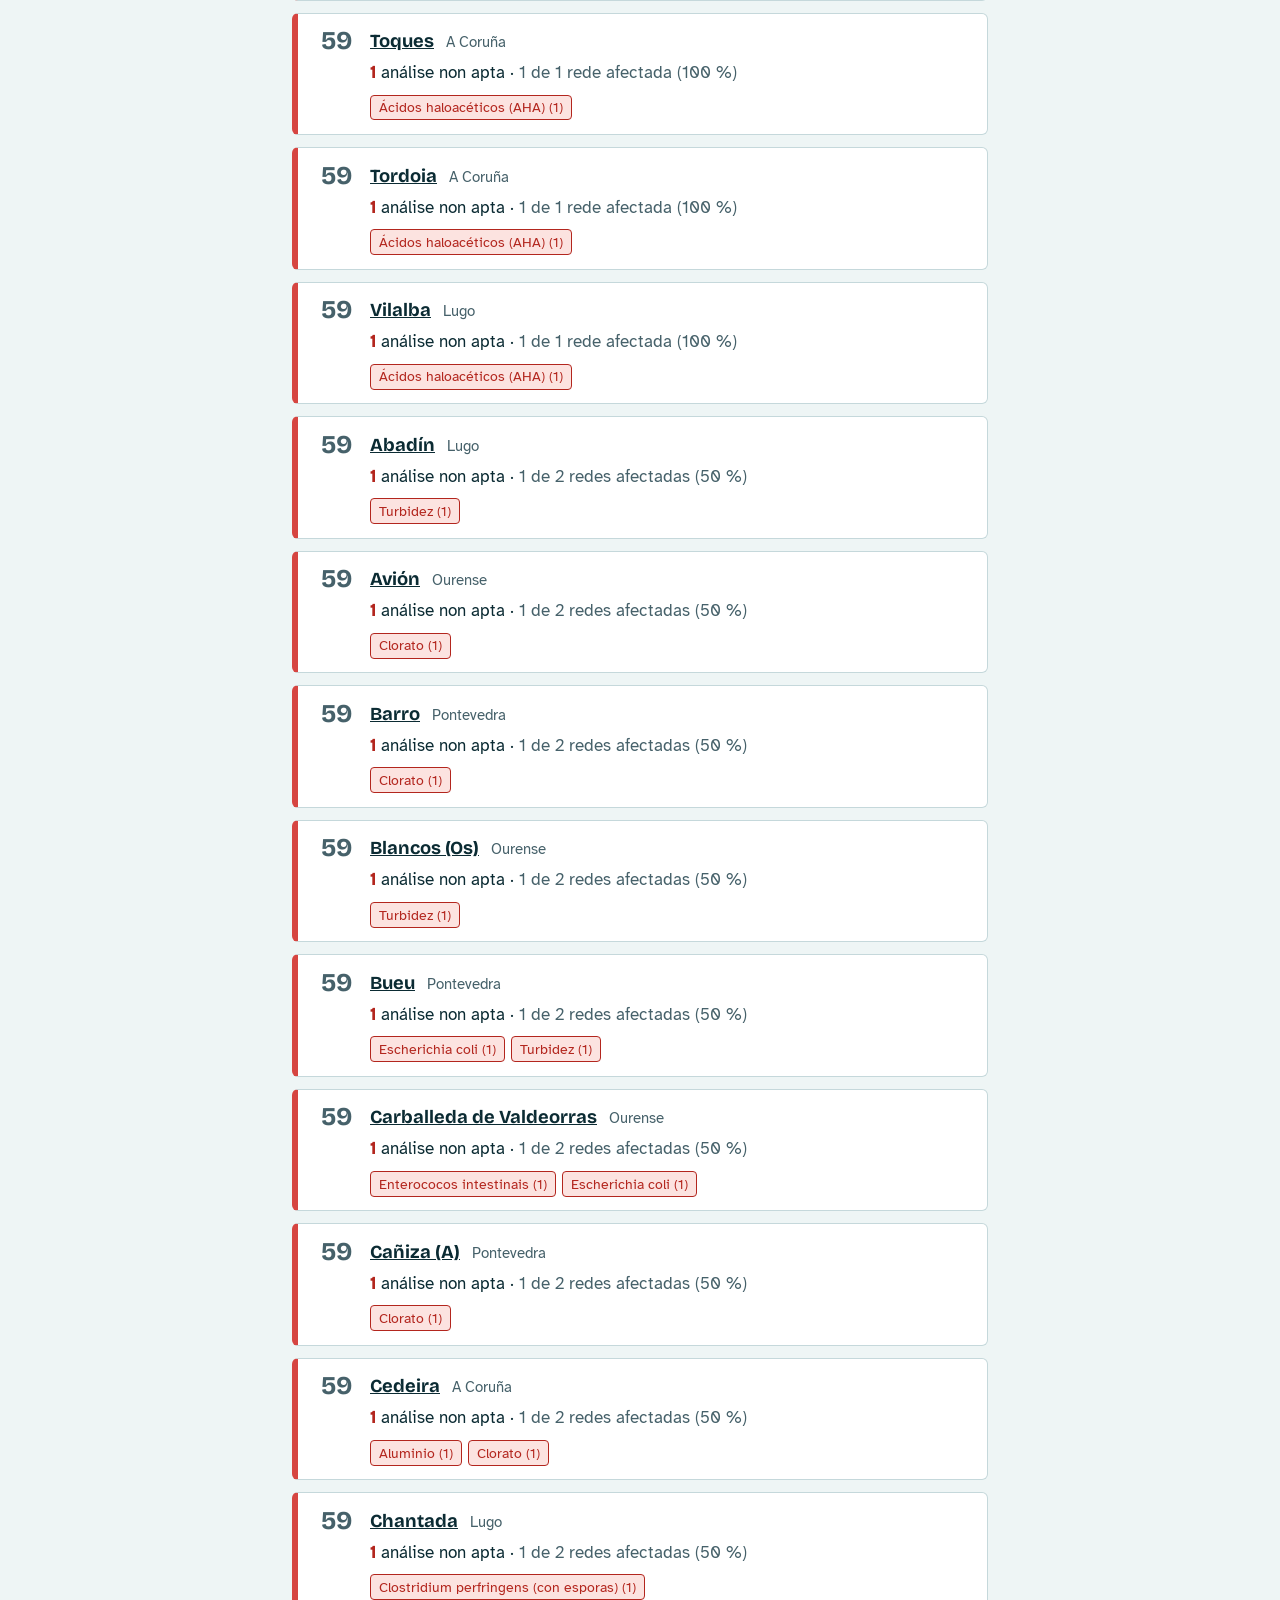
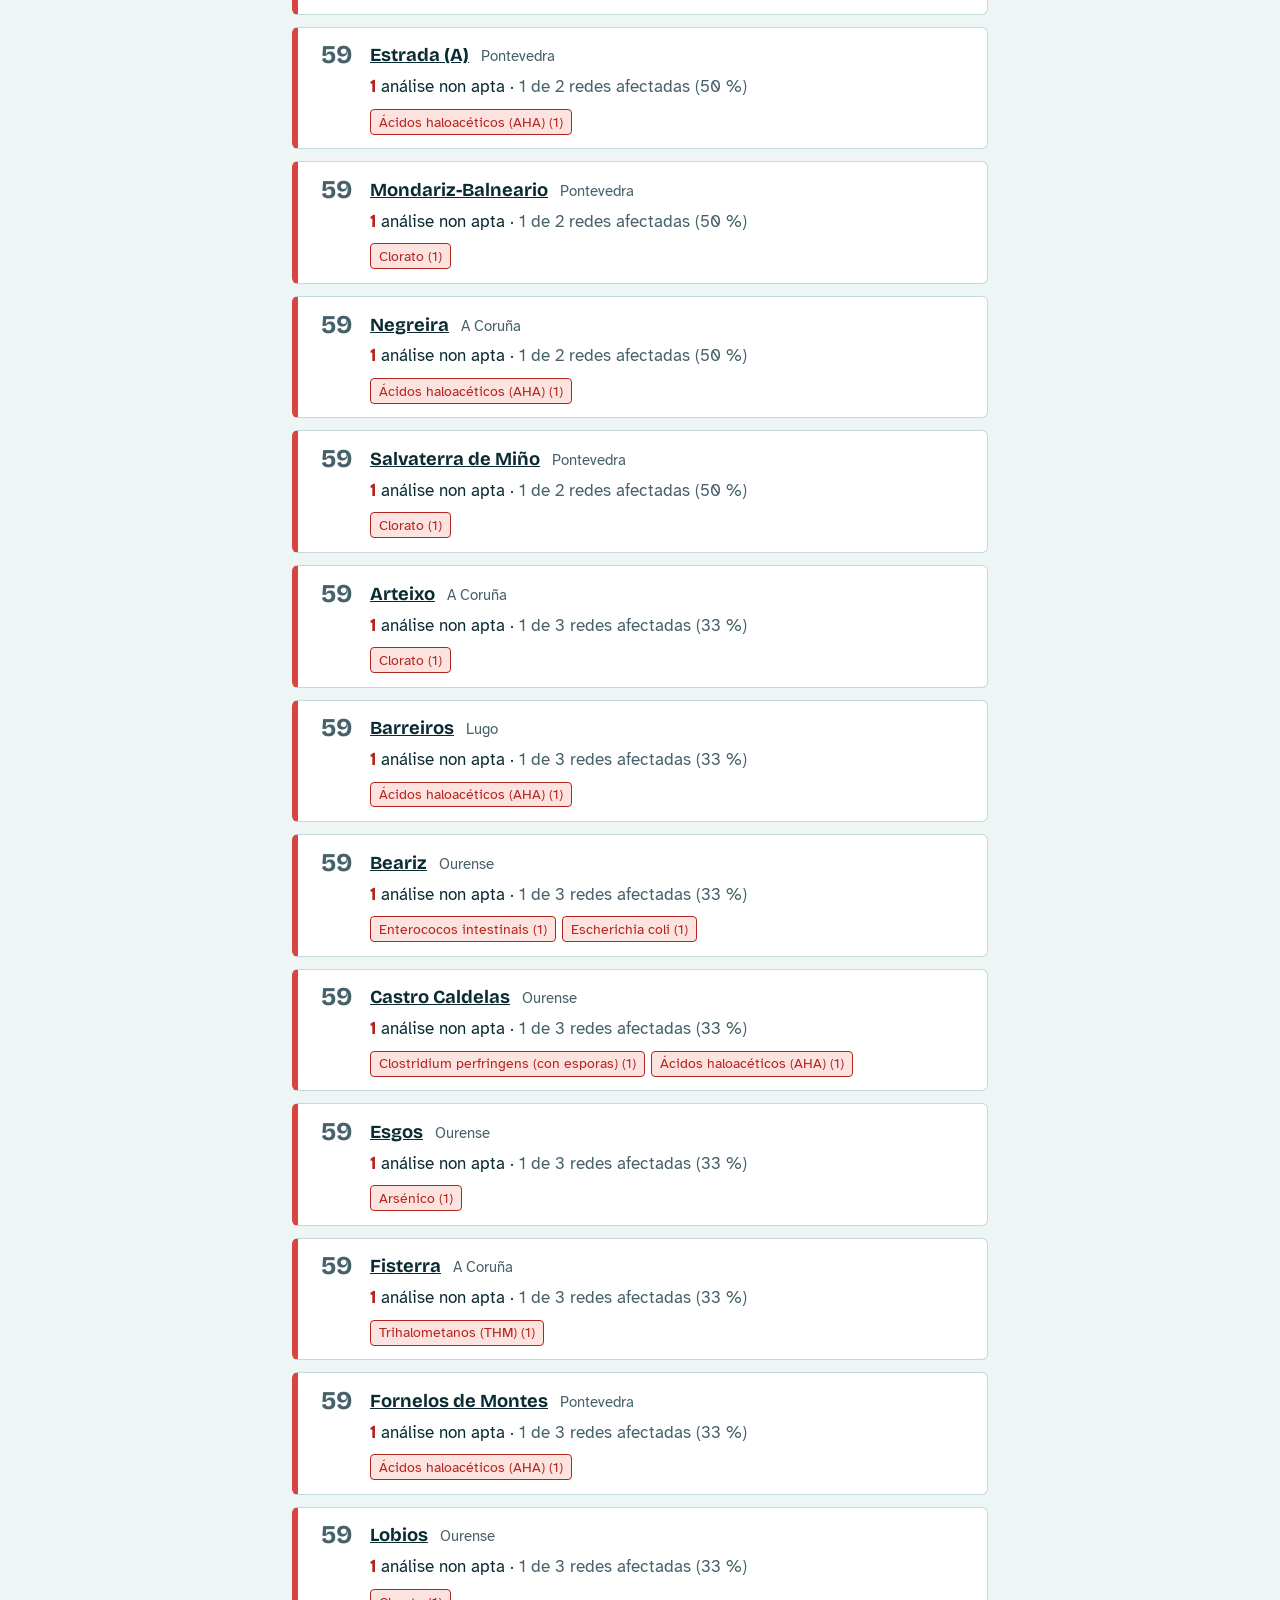
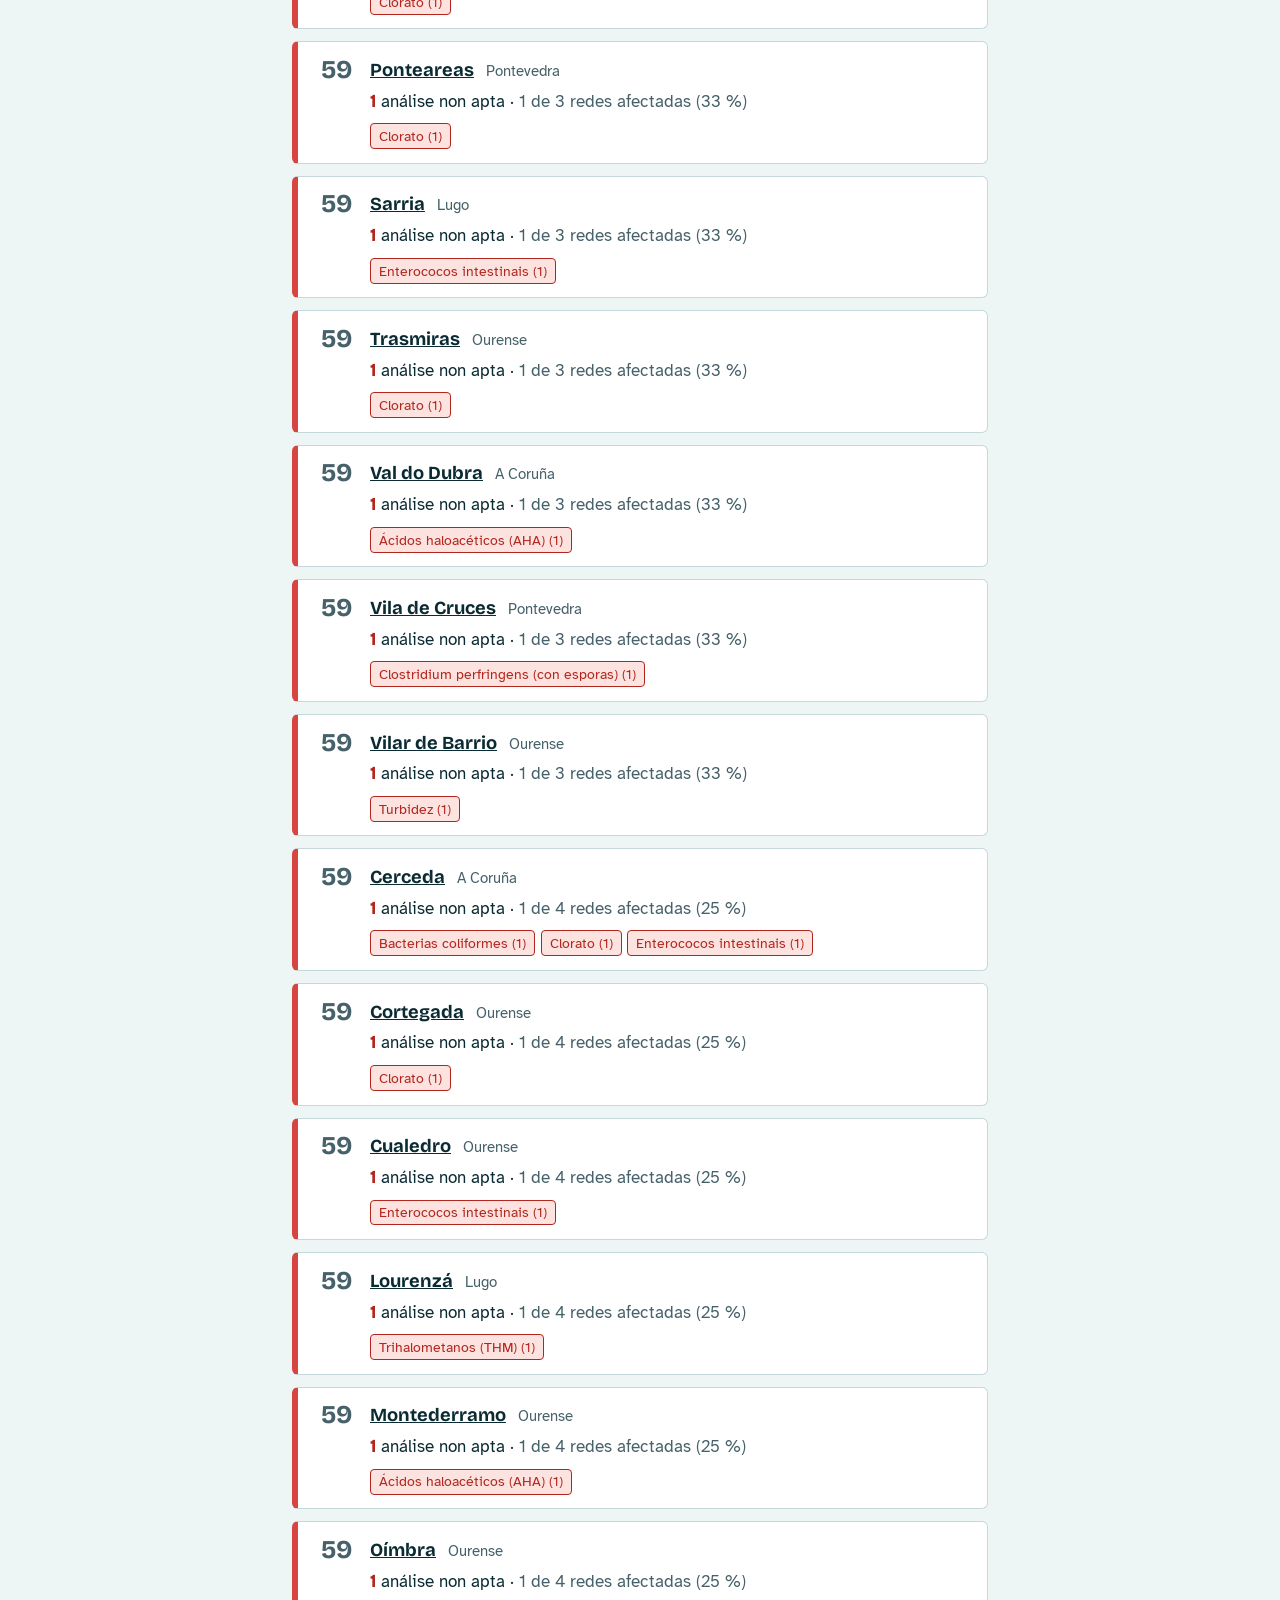
<file: ranking.html>
<!DOCTYPE html>
<html lang="gl">
<head>
  <meta charset="utf-8">
  <meta name="viewport" content="width=device-width, initial-scale=1">
  <title>Concellos con máis análises non aptas · WaterCheck</title>
  <meta name="description" content="Clasificación dos concellos polo número de análises de auga non apta no último ano, con datos do SINAC.">
  <link rel="icon" href="data:image/svg+xml,%3Csvg xmlns='http://www.w3.org/2000/svg' viewBox='0 0 100 100'%3E%3Ctext y='.9em' font-size='90'%3E💧%3C/text%3E%3C/svg%3E">

  <link rel="preconnect" href="https://fonts.googleapis.com">
  <link rel="preconnect" href="https://fonts.gstatic.com" crossorigin>
  <link rel="stylesheet" href="https://fonts.googleapis.com/css2?family=Atkinson+Hyperlegible:ital,wght@0,400;0,700;1,400&family=Bricolage+Grotesque:opsz,wght@12..96,500..700&display=swap">

  <link rel="stylesheet" href="style.css">
  <link rel="alternate" type="application/rss+xml" title="WaterCheck: augas non aptas (RSS)" href="data/aguas_no_aptas.xml">
  <script src="app.js" defer></script>
</head>
<body data-pagina="ranking">
  <a class="salto" href="#ranking" data-i18n="salto.rk">Ir á clasificación</a>

  <header class="cabecera">
    <div class="envoltura">
      <div class="barra">
        <p class="marca">
          <a class="marca-enlace" href="./" title="Volver ao inicio" data-i18n-attr="title:inicio">
          <svg viewBox="0 0 18 30" width="18" height="30" aria-hidden="true" focusable="false">
            <path d="M3 14h12v9.5a6 6 0 0 1-12 0z" fill="#0A6E78"/>
            <path d="M3 2v21.5a6 6 0 0 0 12 0V2" fill="none" stroke="currentColor" stroke-width="2.4" stroke-linecap="round"/>
          </svg>
          WaterCheck
          </a>
        </p>
        <div class="idiomas" role="group" aria-label="Idioma" data-i18n-attr="aria-label:idioma">
          <button type="button" data-idioma="gl" lang="gl" aria-pressed="true">Galego</button>
          <button type="button" data-idioma="es" lang="es" aria-pressed="false">Castellano</button>
        </div>
      </div>

      <nav class="menu" aria-label="Menú principal" data-i18n-attr="aria-label:menu.aria">
        <a href="./" data-i18n="menu.inicio">Inicio</a>
        <a href="mapa.html" data-i18n="menu.mapa">Mapa</a>
        <a href="ranking.html" aria-current="page" data-i18n="menu.ranking">Clasificación</a>
        <a href="limites.html" data-i18n="menu.limites">Límites legais</a>
      </nav>

      <h1 data-i18n="rk.h1">Concellos con máis análises non aptas</h1>
      <p class="intro" data-i18n="rk.intro">Número de análises que o SINAC cualificou como auga non apta no último ano en cada concello.</p>
      <p class="lim-aviso" data-i18n="rk.aviso">Úsao con cautela.</p>
    </div>
  </header>

  <main class="envoltura">
    <div id="ranking" tabindex="-1"></div>
  </main>

  <footer class="pie">
    <div class="envoltura">
      <p><span data-i18n="pie1">WaterCheck é un proxecto independente e non é un servizo oficial. Os datos proceden do </span><a href="https://sinac.sanidad.gob.es/CiudadanoWeb/ciudadano/inicioCiudadanoAction.do">SINAC</a><span data-i18n="pie2"> (Ministerio de Sanidade) e poden ter atraso ou erros. Para información oficial, consulta o SINAC ou pregunta ao teu concello.</span></p>
      <p id="pie-derechos" class="pie-derechos"></p>
    </div>
  </footer>
</body>
</html>
</file>
<file: style.css>
/* ==========================================================
   WaterCheck: estilos
   Idea: cada análisis es un tubo de ensayo. Los colores verde,
   ámbar y rojo se reservan para el estado del agua.
   ========================================================== */

:root {
  /* Colores */
  --cristal: #EEF5F5;          /* fondo de la página */
  --superficie: #FFFFFF;
  --tinta: #0B2B33;            /* texto principal */
  --tinta-suave: #46616A;      /* texto secundario */
  --fuente: #0A6E78;           /* acento (botones, enlaces) */
  --fuente-oscura: #075760;
  --borde: #C5D8DB;

  --apta: #1B6E45;
  --apta-fondo: #E2F2E9;
  --apta-liquido: #2E9E6B;
  --aviso: #7A4E00;
  --aviso-fondo: #FBEBC8;
  --aviso-borde: #C98A00;
  --incidencia: #B3261E;
  --incidencia-fondo: #FCE3E0;
  --incidencia-liquido: #D64541;

  /* Tipografía */
  --f-titulos: "Bricolage Grotesque", "Atkinson Hyperlegible", system-ui, sans-serif;
  --f-texto: "Atkinson Hyperlegible", system-ui, -apple-system, "Segoe UI", sans-serif;

  color-scheme: light;
}

*, *::before, *::after { box-sizing: border-box; }

html { -webkit-text-size-adjust: 100%; }

body {
  margin: 0;
  background: var(--cristal);
  color: var(--tinta);
  font-family: var(--f-texto);
  font-size: 1.0625rem;
  line-height: 1.55;
}

.envoltura {
  max-width: 46rem;
  margin-inline: auto;
  padding-inline: 1.25rem;
}

/* Utilidades de accesibilidad */
.sr {
  position: absolute; width: 1px; height: 1px; margin: -1px; padding: 0;
  overflow: hidden; clip: rect(0 0 0 0); white-space: nowrap; border: 0;
}
.salto {
  position: absolute; left: 1rem; top: -4rem; z-index: 20;
  background: var(--tinta); color: #fff; padding: .6rem 1rem; border-radius: 6px;
}
.salto:focus { top: 1rem; }

a { color: var(--fuente-oscura); }

a:focus-visible, button:focus-visible, summary:focus-visible, input:focus-visible {
  outline: 3px solid var(--fuente);
  outline-offset: 2px;
}

/* ---------- Cabecera y buscador ---------- */
.cabecera { padding-block: 1.75rem 2.25rem; }

.barra {
  display: flex; flex-wrap: wrap; align-items: center; justify-content: space-between; gap: .5rem 1rem;
  margin-bottom: 1rem;
}

/* Menú de páginas */
.menu {
  display: flex; flex-wrap: wrap; gap: .25rem 1.25rem;
  margin: 0 0 2rem; padding-bottom: .5rem;
  border-bottom: 1px solid var(--borde);
}
.menu a {
  padding: .2rem 0;
  color: var(--tinta-suave); text-decoration: none;
  border-bottom: 2px solid transparent;
}
.menu a:hover { color: var(--tinta); }
.menu a[aria-current="page"] {
  color: var(--tinta); font-weight: 700; border-bottom-color: var(--fuente);
}
.marca {
  margin: 0;
  font-family: var(--f-titulos); font-weight: 700; font-size: 1.2rem;
}
.marca-enlace {
  display: inline-flex; align-items: center; gap: .55rem;
  color: inherit; text-decoration: none;
}
.marca-enlace:hover { text-decoration: underline; text-underline-offset: .2em; }

.idiomas { display: flex; gap: .25rem; }
.idiomas button {
  padding: .2rem .5rem;
  font: inherit; font-size: .95rem; color: var(--tinta-suave);
  background: none; border: 0; border-bottom: 2px solid transparent;
  cursor: pointer;
}
.idiomas button:hover { color: var(--tinta); }
.idiomas button[aria-pressed="true"] {
  color: var(--tinta); font-weight: 700; border-bottom-color: var(--fuente);
}

h1 {
  margin: 0 0 1rem;
  font-family: var(--f-titulos); font-weight: 700;
  font-size: clamp(2.15rem, 7.5vw, 3.5rem);
  line-height: 1.04; letter-spacing: -0.02em;
  text-wrap: balance;
}

.intro { margin: 0 0 1.75rem; max-width: 38rem; color: var(--tinta-suave); }

.buscador label {
  display: block; margin-bottom: .35rem; font-weight: 700;
}
.buscador-fila { display: flex; flex-wrap: wrap; gap: .75rem; }
.campo-envoltura { position: relative; flex: 1 1 16rem; }

#campo {
  width: 100%;
  padding: .85rem 1rem;
  font: inherit; font-size: 1.25rem;
  color: var(--tinta); background: var(--superficie);
  border: 2px solid var(--tinta); border-radius: 6px;
}
#campo::placeholder { color: #6F868D; }

.buscador button {
  padding: .85rem 1.5rem;
  font: inherit; font-weight: 700; font-size: 1.1rem;
  color: #fff; background: var(--fuente);
  border: 2px solid var(--fuente); border-radius: 6px;
  cursor: pointer;
}
.buscador button:hover { background: var(--fuente-oscura); border-color: var(--fuente-oscura); }

#sugerencias {
  position: absolute; left: 0; right: 0; top: calc(100% + 4px); z-index: 10;
  margin: 0; padding: .25rem; list-style: none;
  background: var(--superficie);
  border: 2px solid var(--tinta); border-radius: 6px;
}
#sugerencias li {
  display: flex; justify-content: space-between; gap: 1rem;
  padding: .6rem .75rem; border-radius: 4px; cursor: pointer;
}
#sugerencias li:hover { background: #E4F0F1; }
#sugerencias li[aria-selected="true"] { background: var(--fuente); color: #fff; }
.sug-prov { color: var(--tinta-suave); }
#sugerencias li[aria-selected="true"] .sug-prov { color: #D6EEF0; }

.ejemplos { margin: .9rem 0 0; color: var(--tinta-suave); }
.ejemplos button {
  padding: 0; font: inherit; color: var(--fuente-oscura);
  background: none; border: 0; text-decoration: underline; cursor: pointer;
}

/* ---------- Resultado ---------- */
#resultado:focus { outline: none; }

.municipio-cab { margin: 1rem 0 0; }
.municipio-cab h2 {
  margin: 0 0 .35rem;
  font-family: var(--f-titulos); font-weight: 700;
  font-size: clamp(1.8rem, 5.5vw, 2.6rem); line-height: 1.1; letter-spacing: -0.015em;
}
.municipio-cab h2:focus { outline: none; }
.municipio-cab p { margin: 0 0 .5rem; color: var(--tinta-suave); }

.mensaje {
  margin: 1.5rem 0; padding: 1rem 1.15rem;
  background: var(--superficie);
  border: 1px solid var(--borde); border-left: 6px solid var(--fuente);
  border-radius: 6px;
}
.mensaje--error { border-left-color: var(--incidencia-liquido); }
.mensaje code {
  display: inline-block; padding: .1rem .4rem;
  background: var(--cristal); border-radius: 4px; font-size: .95em;
}

/* Cada red de distribución */
.red {
  --estado: var(--borde);
  margin: 1.5rem 0 0;
  padding: 1.25rem 1.25rem .75rem;
  background: var(--superficie);
  border: 1px solid var(--borde);
  border-left: 8px solid var(--estado);
  border-radius: 6px;
}
.red--incidencia { --estado: var(--incidencia-liquido); }
.red--ok { --estado: var(--apta-liquido); }

.red h3 {
  margin: 0 0 .5rem;
  font-family: var(--f-titulos); font-weight: 700;
  font-size: 1.35rem; line-height: 1.2;
}

.estado {
  display: flex; align-items: center; gap: .5rem;
  margin: 0; font-weight: 700;
}
.estado::before {
  content: ""; flex: none; width: .75rem; height: .75rem; border-radius: 50%;
  background: currentColor;
}
.estado--incidencia { color: var(--incidencia); }
.estado--ok { color: var(--apta); }
.estado--sin-datos { color: var(--tinta-suave); }
.estado-detalle { margin: .15rem 0 0 1.25rem; color: var(--tinta-suave); font-size: .95rem; }

.localidades { margin: .9rem 0 0; color: var(--tinta-suave); font-size: .95rem; }
.localidades strong { color: var(--tinta); }

/* ---------- La tira de tubos de ensayo ---------- */
.tira {
  display: flex; flex-wrap: wrap; align-items: flex-end; gap: .35rem;
  margin: 1.1rem 0 .5rem; padding: 0; list-style: none;
}
.vial {
  --liquido: var(--apta-liquido);
  position: relative; flex: none;
  width: 11px; height: 34px;
  border: 2px solid var(--tinta-suave); border-top: 0;
  border-radius: 0 0 7px 7px;
  overflow: hidden;
}
.vial::after {
  content: ""; position: absolute; left: 0; right: 0; bottom: 0; height: 72%;
  background: var(--liquido);
  transform-origin: bottom;
  animation: llenar .7s ease-out both;
  animation-delay: calc(var(--i, 0) * 40ms);
}
.vial--completo { width: 18px; }
.vial--no-apta { --liquido: var(--incidencia-liquido); }
.vial--sin { border-style: dashed; }
.vial--sin::after { display: none; }

@keyframes llenar {
  from { transform: scaleY(0); }
  to { transform: scaleY(1); }
}
@media (prefers-reduced-motion: reduce) {
  .vial::after { animation: none; }
}

.leyenda {
  display: flex; flex-wrap: wrap; gap: .3rem 1.25rem;
  margin: 0 0 .5rem; padding: 0; list-style: none;
  color: var(--tinta-suave); font-size: .9rem;
}
.leyenda li { display: flex; align-items: center; gap: .4rem; }
.vial--mini { width: 9px; height: 16px; border-radius: 0 0 5px 5px; }
.vial--mini::after { animation: none; }
.leyenda-nota { margin: 0 0 .75rem; color: var(--tinta-suave); font-size: .9rem; }

/* ---------- Análisis desplegables ---------- */
.subtitulo {
  margin: 1.25rem 0 .25rem;
  font-family: var(--f-titulos); font-weight: 700; font-size: 1.05rem;
}
.lista-analisis { margin: 0; padding: 0; list-style: none; }
.analisis { border-top: 1px solid var(--borde); }
.lista-analisis > li:last-child .analisis { border-bottom: 1px solid var(--borde); }

.analisis > summary {
  position: relative; display: block;
  padding: .9rem 2rem .9rem 0;
  cursor: pointer; list-style: none;
}
.analisis > summary::-webkit-details-marker { display: none; }
.analisis > summary::after {
  content: ""; position: absolute; right: .35rem; top: 1.3rem;
  width: .55rem; height: .55rem;
  border-right: 2px solid var(--tinta-suave); border-bottom: 2px solid var(--tinta-suave);
  transform: rotate(45deg);
  transition: transform .15s ease;
}
.analisis[open] > summary::after { transform: rotate(-135deg); top: 1.5rem; }

.linea { display: flex; flex-wrap: wrap; align-items: baseline; gap: .35rem .75rem; }
.etiqueta {
  padding: .1rem .55rem; border-radius: 4px;
  font-weight: 700; font-size: .9rem;
}
.etiqueta--no-apta { color: var(--incidencia); background: var(--incidencia-fondo); }
.etiqueta--apta { color: var(--apta); background: var(--apta-fondo); }
.fecha { font-family: var(--f-titulos); font-weight: 600; font-size: 1.1rem; }
.tipo { color: var(--tinta-suave); font-size: .9rem; }
.donde { margin-top: .2rem; color: var(--tinta-suave); font-size: .95rem; }

.chips { display: flex; flex-wrap: wrap; gap: .35rem; margin-top: .5rem; }
.chip {
  padding: .05rem .5rem; border-radius: 4px; border: 1px solid currentColor;
  font-size: .9rem;
}
.chip--no-apta { color: var(--incidencia); background: var(--incidencia-fondo); }
.chip--aviso { color: var(--aviso); background: var(--aviso-fondo); }

.analisis-cuerpo { padding: 0 0 1.25rem; }
.analisis-cuerpo p { margin: .75rem 0; max-width: 40rem; }

.causa {
  margin: .75rem 0; padding: .1rem 0 .1rem .9rem;
  border-left: 4px solid var(--incidencia-liquido);
  max-width: 40rem;
}
.causa--aviso { border-left-color: var(--aviso-borde); }
.causa strong, .causa span { display: block; }
.causa .limite { color: var(--tinta-suave); font-size: .95rem; }

.meta {
  display: grid; grid-template-columns: max-content 1fr; gap: .2rem 1rem;
  margin: 1rem 0; font-size: .95rem;
}
.meta dt { color: var(--tinta-suave); }
.meta dd { margin: 0; }

.todos, .valores { margin-top: 1rem; }
.todos > summary, .valores > summary { cursor: pointer; font-weight: 700; color: var(--fuente-oscura); }
.fila--antigua { color: var(--tinta-suave); }
.nota-ceros { color: var(--tinta-suave); font-size: .9rem; }

.tabla-scroll { overflow-x: auto; margin-top: .5rem; }
.tabla { width: 100%; border-collapse: collapse; font-size: .95rem; }
.tabla th, .tabla td {
  padding: .35rem .6rem; text-align: left;
  border-bottom: 1px solid var(--borde);
}
.tabla thead th { font-size: .9rem; color: var(--tinta-suave); }
.tabla tbody th { font-weight: 400; }
.tabla .num { text-align: right; font-variant-numeric: tabular-nums; }
.unidad-movil { display: none; }
.fila--no-apta { background: var(--incidencia-fondo); }
.fila--aviso { background: var(--aviso-fondo); }

.antiguas { margin-top: 1.25rem; }
.antiguas > summary { cursor: pointer; font-weight: 700; color: var(--fuente-oscura); }

/* ---------- Aguas no aptas ---------- */
.no-aptas { margin-top: 2.5rem; }
.no-aptas > h2 {
  margin: 0 0 .5rem;
  font-family: var(--f-titulos); font-weight: 700;
  font-size: clamp(1.5rem, 4.5vw, 2rem); line-height: 1.15; letter-spacing: -0.01em;
}
.no-aptas-intro { margin: 0 0 .5rem; max-width: 40rem; color: var(--tinta-suave); }
.no-aptas-meta { margin: 0 0 1rem; font-weight: 700; }
.rss { margin: -.5rem 0 1rem; max-width: 40rem; font-size: .95rem; }
.rss a { display: inline-flex; align-items: center; gap: .4rem; font-weight: 700; padding-block: .2rem; }
.rss-nota { color: var(--tinta-suave); }
/* Icono de RSS dibujado con CSS: un punto y dos arcos */
.rss-icono {
  position: relative; flex: none; width: 1rem; height: 1rem;
  background: #D9730D; border-radius: 3px;
}
.rss-icono::before {
  content: ""; position: absolute; left: 3px; bottom: 3px;
  width: 3px; height: 3px; background: #fff; border-radius: 50%;
}
.rss-icono::after {
  content: ""; position: absolute; left: 3px; bottom: 3px;
  width: 8px; height: 8px; border: 2px solid #fff; border-left: 0; border-bottom: 0;
  border-radius: 0 8px 0 0;
}

.lista-noaptas { margin: 0 0 1rem; padding: 0; list-style: none; }
.item-noapta {
  margin: 0 0 .75rem; padding: .85rem 1rem;
  background: var(--superficie);
  border: 1px solid var(--borde); border-left: 6px solid var(--incidencia-liquido);
  border-radius: 6px;
}
.item-cab { display: flex; flex-wrap: wrap; align-items: baseline; gap: .25rem .75rem; }
.item-cab a {
  font-family: var(--f-titulos); font-weight: 700; font-size: 1.15rem;
  color: var(--tinta);
}
.item-prov { color: var(--tinta-suave); font-size: .95rem; }
.item-red { margin-top: .1rem; }
.item-meta { margin-top: .15rem; color: var(--tinta-suave); font-size: .95rem; }
.mas-noaptas > summary { cursor: pointer; font-weight: 700; color: var(--fuente-oscura); margin-bottom: .75rem; }

.estado-detalle--noapta { color: var(--incidencia); font-weight: 700; }

/* ---------- Página de límites legales ---------- */
.lim-aviso { margin: -.75rem 0 0; max-width: 38rem; color: var(--tinta-suave); }

.indice-limites {
  display: flex; flex-wrap: wrap; gap: .4rem;
  margin: 0 0 1.5rem;
}
.indice-limites a {
  padding: .25rem .6rem;
  font-size: .95rem; color: var(--fuente-oscura); text-decoration: none;
  background: var(--superficie); border: 1px solid var(--borde); border-radius: 4px;
}
.indice-limites a:hover { border-color: var(--fuente); }

.grupo-limites { margin: 0 0 2.25rem; scroll-margin-top: 1rem; }
.grupo-limites h2 {
  margin: 0 0 .35rem;
  font-family: var(--f-titulos); font-weight: 700;
  font-size: clamp(1.35rem, 4vw, 1.75rem); line-height: 1.2;
}
.grupo-intro { margin: 0 0 .75rem; max-width: 40rem; color: var(--tinta-suave); }

.tabla-limites { background: var(--superficie); }
.tabla-limites .valor { white-space: nowrap; font-variant-numeric: tabular-nums; }
.tabla-limites .nota { min-width: 14rem; color: var(--tinta-suave); font-size: .9rem; }
.tabla-limites tbody th { font-weight: 700; }

/* ---------- Ranking de concellos ---------- */
.filtro { display: flex; flex-wrap: wrap; align-items: center; gap: .5rem .75rem; margin: 0 0 1rem; }
.filtro label { font-weight: 700; }
.filtro select {
  min-height: 2.75rem; padding: .4rem 2rem .4rem .75rem;
  font: inherit; color: var(--tinta); background: var(--superficie);
  border: 2px solid var(--tinta); border-radius: 6px;
}

.lista-ranking { margin: 0 0 1rem; padding: 0; list-style: none; }
.item-ranking {
  display: grid; grid-template-columns: 2.75rem 1fr; gap: .75rem;
  margin: 0 0 .75rem; padding: .85rem 1rem;
  background: var(--superficie);
  border: 1px solid var(--borde); border-left: 6px solid var(--incidencia-liquido);
  border-radius: 6px;
}
.rk-pos {
  font-family: var(--f-titulos); font-weight: 700; font-size: 1.6rem; line-height: 1.1;
  color: var(--tinta-suave); text-align: center;
}
.rk-cuerpo { min-width: 0; }
.rk-datos { margin-top: .15rem; }
.rk-datos strong { font-family: var(--f-titulos); font-size: 1.15rem; color: var(--incidencia); }
.rk-redes { color: var(--tinta-suave); }

/* ---------- Mapa de Galicia ----------
   Colores ordenados de claro a oscuro según la gravedad, para que se
   distingan también sin ver bien el rojo y el verde. */
:root {
  --mapa-actual: #B3261E;
  --mapa-ano: #F08C84;
  --mapa-ok: #CFE9DA;
  --mapa-sin: #FFFFFF;
}
.mapa-leyenda {
  display: grid; gap: .35rem;
  margin: 0 0 1rem; padding: 0; list-style: none; font-size: .95rem;
}
.mapa-leyenda li { display: flex; align-items: center; gap: .5rem; }
.muestra {
  flex: none; display: inline-block; width: 1rem; height: 1rem;
  border: 1px solid var(--tinta-suave); border-radius: 3px; vertical-align: -2px;
}
.muestra--actual { background: var(--mapa-actual); }
.muestra--ano { background: var(--mapa-ano); }
.muestra--ok { background: var(--mapa-ok); }
.muestra--sin_datos { background: var(--mapa-sin); }

.mapa-marco {
  background: var(--superficie); border: 1px solid var(--borde); border-radius: 6px;
  padding: .5rem;
}
.mapa-svg { display: block; width: 100%; height: auto; }
.mc { stroke: #8FA9AE; stroke-width: .5; cursor: pointer; }
.mc--actual { fill: var(--mapa-actual); }
.mc--ano { fill: var(--mapa-ano); }
.mc--ok { fill: var(--mapa-ok); }
.mc--sin_datos { fill: var(--mapa-sin); }
.mc:hover { stroke: var(--tinta); stroke-width: 1.2; }
.mc--sel { stroke: var(--tinta); stroke-width: 2.4; }
.mapa-provincias, .mapa-contorno {
  fill: none; stroke: var(--tinta); stroke-width: 1.2; pointer-events: none;
}

.mapa-panel { margin: 1rem 0; scroll-margin-bottom: 1rem; }
.mapa-pista { margin: 0; color: var(--tinta-suave); }
.mapa-ficha {
  padding: .85rem 1rem; background: var(--superficie);
  border: 1px solid var(--borde); border-left: 6px solid var(--borde); border-radius: 6px;
}
.mapa-ficha--actual { border-left-color: var(--mapa-actual); }
.mapa-ficha--ano { border-left-color: var(--mapa-ano); }
.mapa-ficha--ok { border-left-color: var(--apta-liquido); }
.mapa-nombre { font-family: var(--f-titulos); font-size: 1.2rem; }
.mapa-estado { display: flex; align-items: flex-start; gap: .5rem; margin: .4rem 0 0; }
.mapa-estado .muestra { margin-top: .25rem; }
.mapa-n { margin: .25rem 0 0; font-weight: 700; }
.mapa-enlace { display: inline-block; margin-top: .5rem; padding-block: .25rem; font-weight: 700; }
.mapa-nota { margin: 0; color: var(--tinta-suave); font-size: .9rem; }

/* ---------- Ayuda y pie ---------- */
.ayuda { margin-top: 2.5rem; }
.ayuda > details > summary {
  cursor: pointer; font-family: var(--f-titulos); font-weight: 700; font-size: 1.15rem;
}
.ayuda-cuerpo p { max-width: 40rem; }

.pie {
  margin-top: 2.5rem; padding-block: 1.5rem 2.5rem;
  color: var(--tinta-suave); font-size: .95rem;
  border-top: 1px solid var(--borde);
}
.pie p { margin: 0; max-width: 40rem; }
.pie .pie-derechos { margin-top: .9rem; font-size: .9rem; }
.pie-derechos span { display: block; }
.pie-derechos span + span { margin-top: .25rem; overflow-wrap: anywhere; }

/* ---------- Pantallas pequeñas ---------- */
@media (max-width: 30rem) {
  .buscador button { width: 100%; }
  .red { padding-inline: 1rem; }
  .meta { grid-template-columns: 1fr; }
  .meta dt { margin-top: .4rem; }
  .item-ranking { grid-template-columns: 2rem 1fr; gap: .5rem; padding-inline: .75rem; }
  .rk-pos { font-size: 1.3rem; }
  .rk-sep { display: none; }
  .rk-redes { display: block; }
}

/* Botones y enlaces más fáciles de pulsar con el dedo */
@media (pointer: coarse) {
  .idiomas button { min-height: 2.75rem; padding-inline: .6rem; }
  .menu a { padding-block: .6rem; }
  .indice-limites a { padding: .5rem .75rem; }
  .ejemplos button { padding: .35rem 0; }
}

/* Tablas en pantallas estrechas: cada fila pasa a ser una ficha */
@media (max-width: 40rem) {
  .tabla--apilable thead {
    position: absolute; width: 1px; height: 1px; overflow: hidden;
    clip: rect(0 0 0 0); white-space: nowrap;
  }
  .tabla--apilable,
  .tabla--apilable tbody,
  .tabla--apilable tr,
  .tabla--apilable th,
  .tabla--apilable td { display: block; width: 100%; }
  .tabla--apilable tr { padding: .6rem .5rem; border-bottom: 1px solid var(--borde); }
  .tabla--apilable th,
  .tabla--apilable td { padding: .1rem 0; border: 0; text-align: left; }
  .tabla--apilable td:empty,
  .tabla--apilable .solo-escritorio { display: none; }
  .tabla--apilable td[data-label]::before {
    content: attr(data-label) ": ";
    color: var(--tinta-suave); font-size: .9rem;
  }
  .unidad-movil { display: inline; }
  .tabla-limites .valor { white-space: normal; }
  .tabla-limites .nota { min-width: 0; margin-top: .2rem; }
  .tabla-scroll { overflow-x: visible; }
}
</file>
